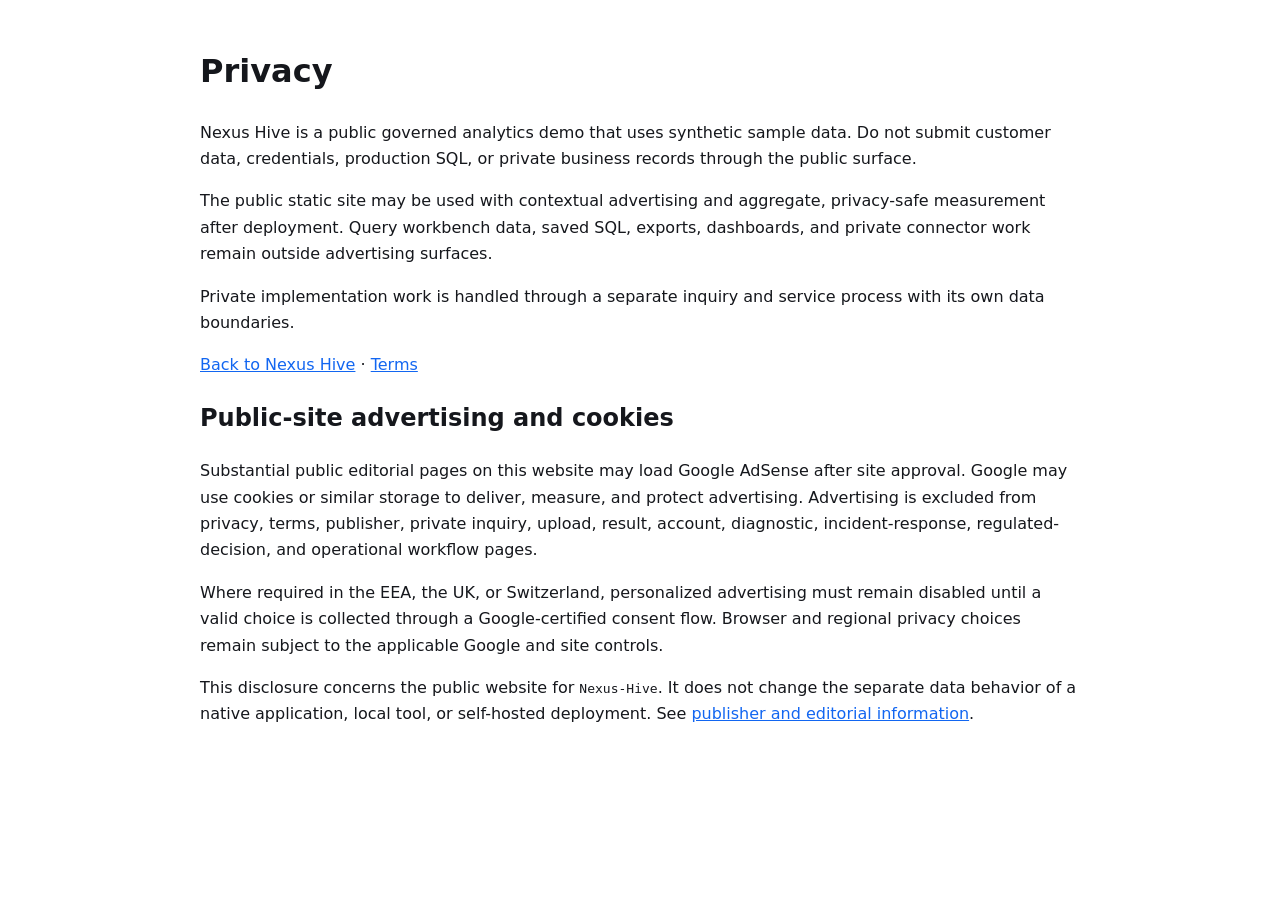
<file: frontend/privacy/index.html>
<!doctype html>
<html lang="en">
<head>
  <meta charset="utf-8" />
  <meta name="viewport" content="width=device-width, initial-scale=1" />
  <title>Privacy | Nexus Hive</title>
  <meta name="description" content="Privacy boundaries for the Nexus Hive synthetic governed analytics demo." />
  <meta name="robots" content="index,follow" />
  <link rel="canonical" href="https://nexus-hive.pages.dev/privacy/" />
  <style>body{font-family:ui-sans-serif,system-ui;max-width:880px;margin:auto;padding:24px;line-height:1.65;color:#15171c}a{color:#1266f1}</style>
  <meta name="google-adsense-account" content="ca-pub-4973160293737562">
</head>
<body>
  <h1>Privacy</h1>
  <p>Nexus Hive is a public governed analytics demo that uses synthetic sample data. Do not submit customer data, credentials, production SQL, or private business records through the public surface.</p>
  <p>The public static site may be used with contextual advertising and aggregate, privacy-safe measurement after deployment. Query workbench data, saved SQL, exports, dashboards, and private connector work remain outside advertising surfaces.</p>
  <p>Private implementation work is handled through a separate inquiry and service process with its own data boundaries.</p>
  <p><a href="/">Back to Nexus Hive</a> · <a href="/terms/">Terms</a></p>
<!-- adsense-privacy-disclosure:start -->
<section id="advertising-and-cookies">
  <h2>Public-site advertising and cookies</h2>
  <p>Substantial public editorial pages on this website may load Google AdSense after site approval. Google may use cookies or similar storage to deliver, measure, and protect advertising. Advertising is excluded from privacy, terms, publisher, private inquiry, upload, result, account, diagnostic, incident-response, regulated-decision, and operational workflow pages.</p>
  <p>Where required in the EEA, the UK, or Switzerland, personalized advertising must remain disabled until a valid choice is collected through a Google-certified consent flow. Browser and regional privacy choices remain subject to the applicable Google and site controls.</p>
  <p>This disclosure concerns the public website for <code>Nexus-Hive</code>. It does not change the separate data behavior of a native application, local tool, or self-hosted deployment. See <a href="/publisher">publisher and editorial information</a>.</p>
</section>
<!-- adsense-privacy-disclosure:end -->
</body>
</html>
</file>
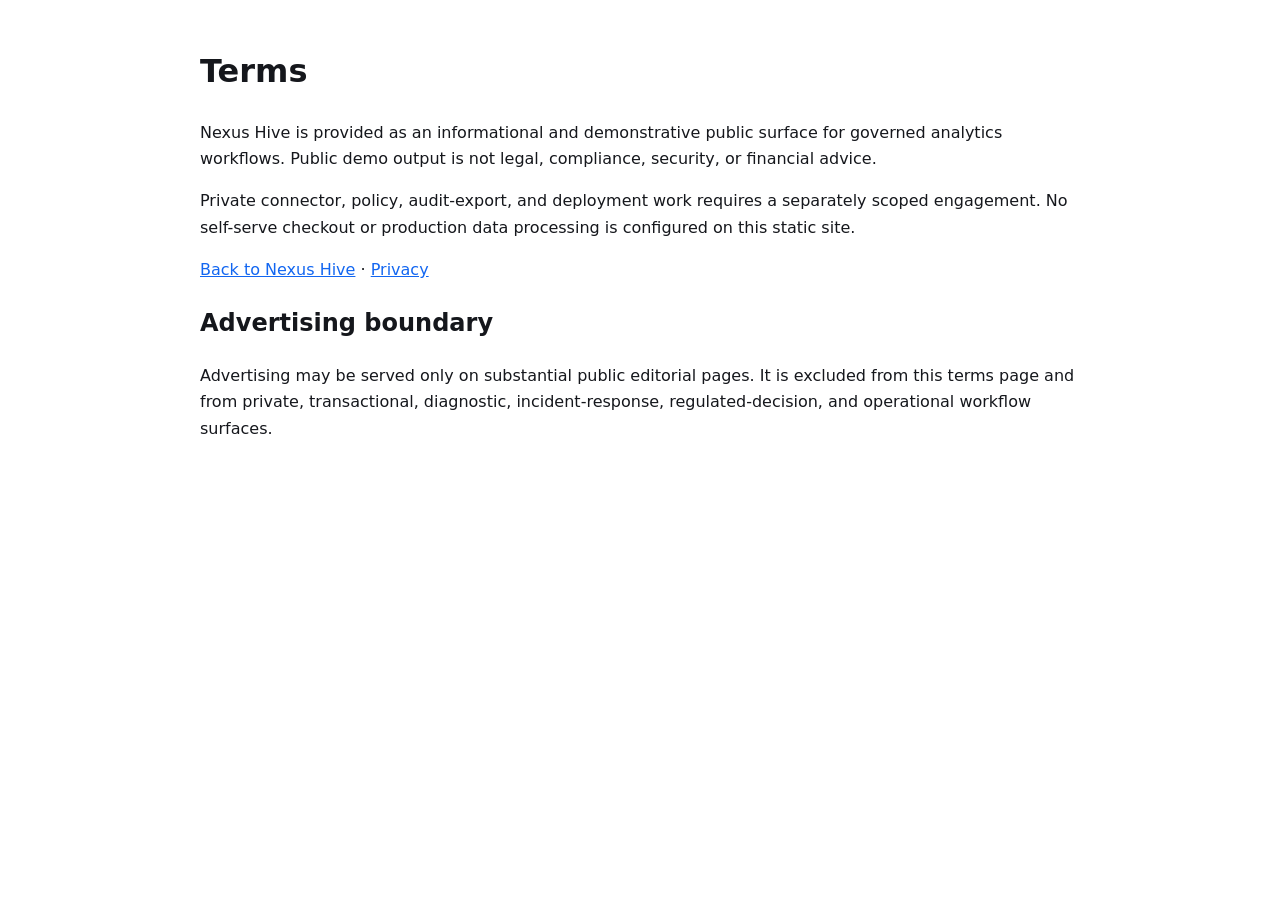
<file: frontend/terms/index.html>
<!doctype html>
<html lang="en">
<head>
  <meta charset="utf-8" />
  <meta name="viewport" content="width=device-width, initial-scale=1" />
  <title>Terms | Nexus Hive</title>
  <meta name="description" content="Terms for the Nexus Hive public governed analytics demo." />
  <meta name="robots" content="index,follow" />
  <link rel="canonical" href="https://nexus-hive.pages.dev/terms/" />
  <style>body{font-family:ui-sans-serif,system-ui;max-width:880px;margin:auto;padding:24px;line-height:1.65;color:#15171c}a{color:#1266f1}</style>
  <meta name="google-adsense-account" content="ca-pub-4973160293737562">
</head>
<body>
  <h1>Terms</h1>
  <p>Nexus Hive is provided as an informational and demonstrative public surface for governed analytics workflows. Public demo output is not legal, compliance, security, or financial advice.</p>
  <p>Private connector, policy, audit-export, and deployment work requires a separately scoped engagement. No self-serve checkout or production data processing is configured on this static site.</p>
  <p><a href="/">Back to Nexus Hive</a> · <a href="/privacy/">Privacy</a></p>
<!-- adsense-privacy-disclosure:start -->
<section id="advertising-boundary">
  <h2>Advertising boundary</h2>
  <p>Advertising may be served only on substantial public editorial pages. It is excluded from this terms page and from private, transactional, diagnostic, incident-response, regulated-decision, and operational workflow surfaces.</p>
</section>
<!-- adsense-privacy-disclosure:end -->
</body>
</html>
</file>
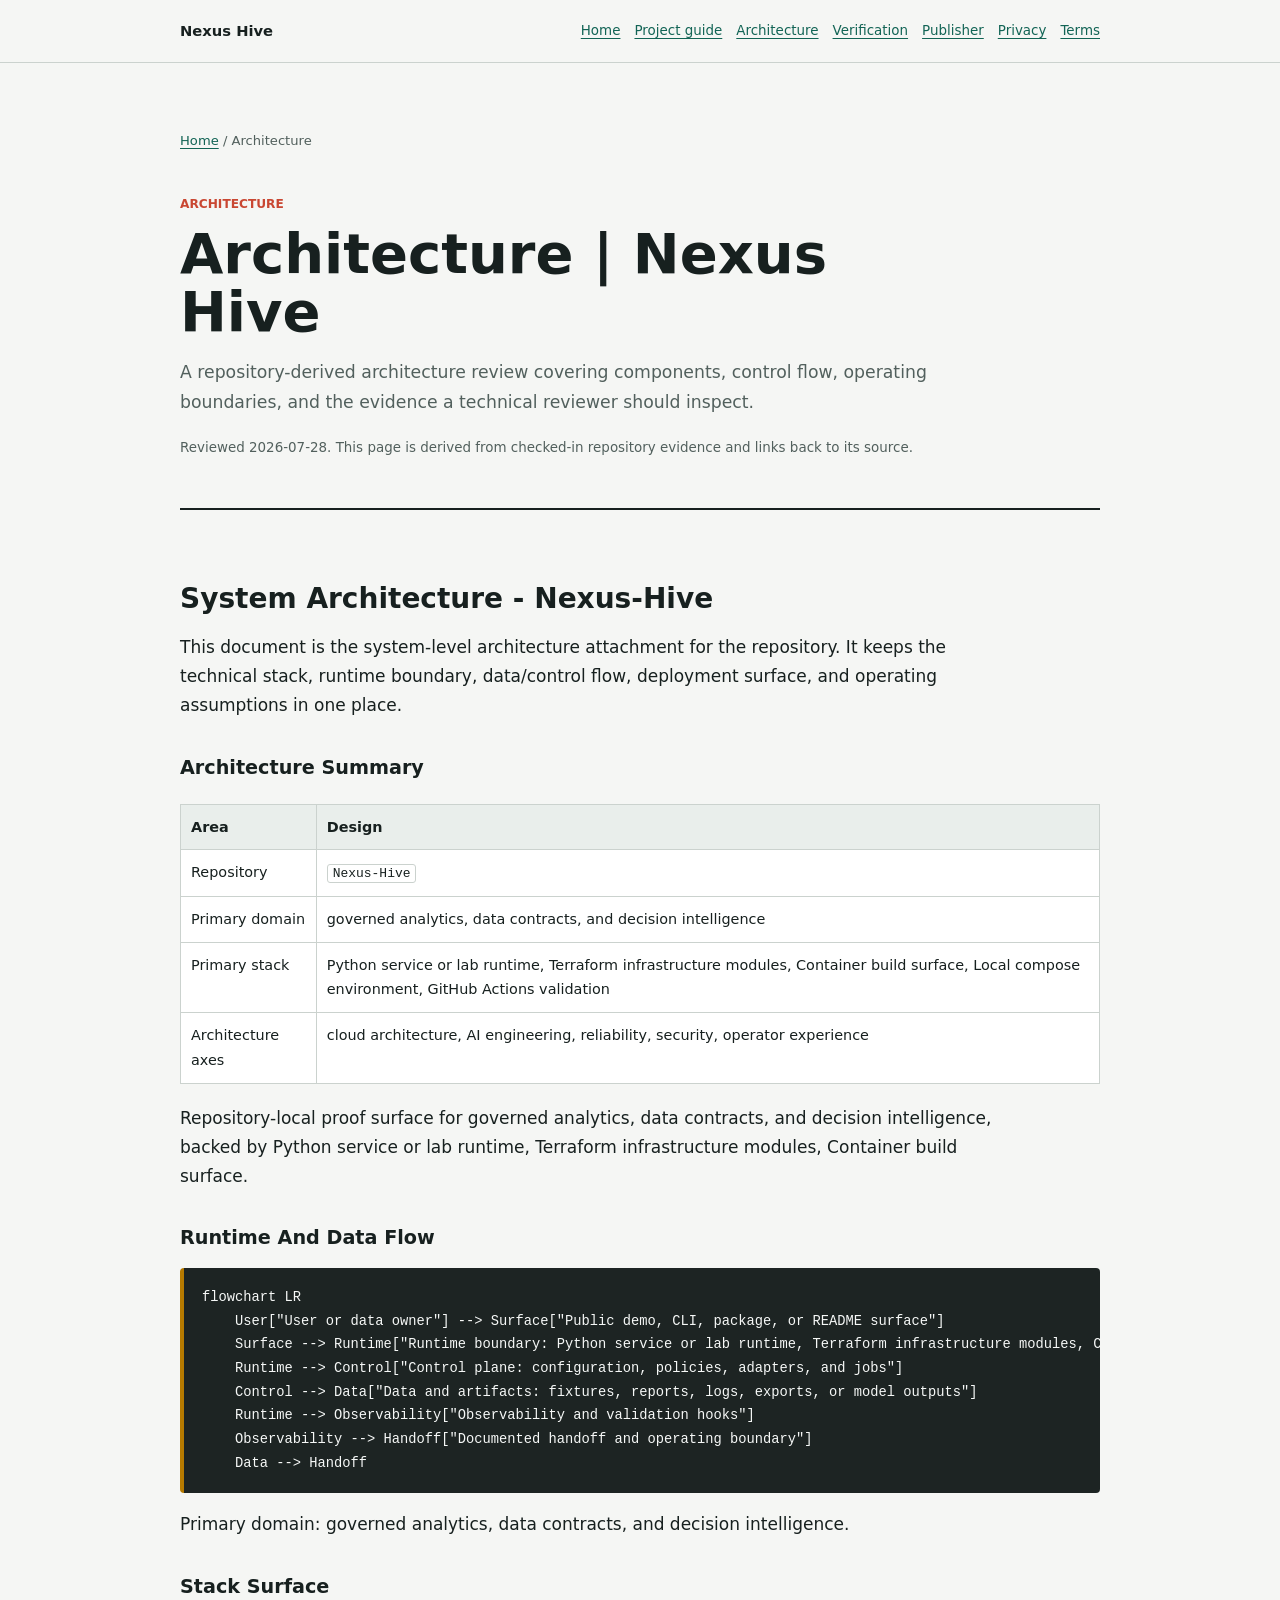
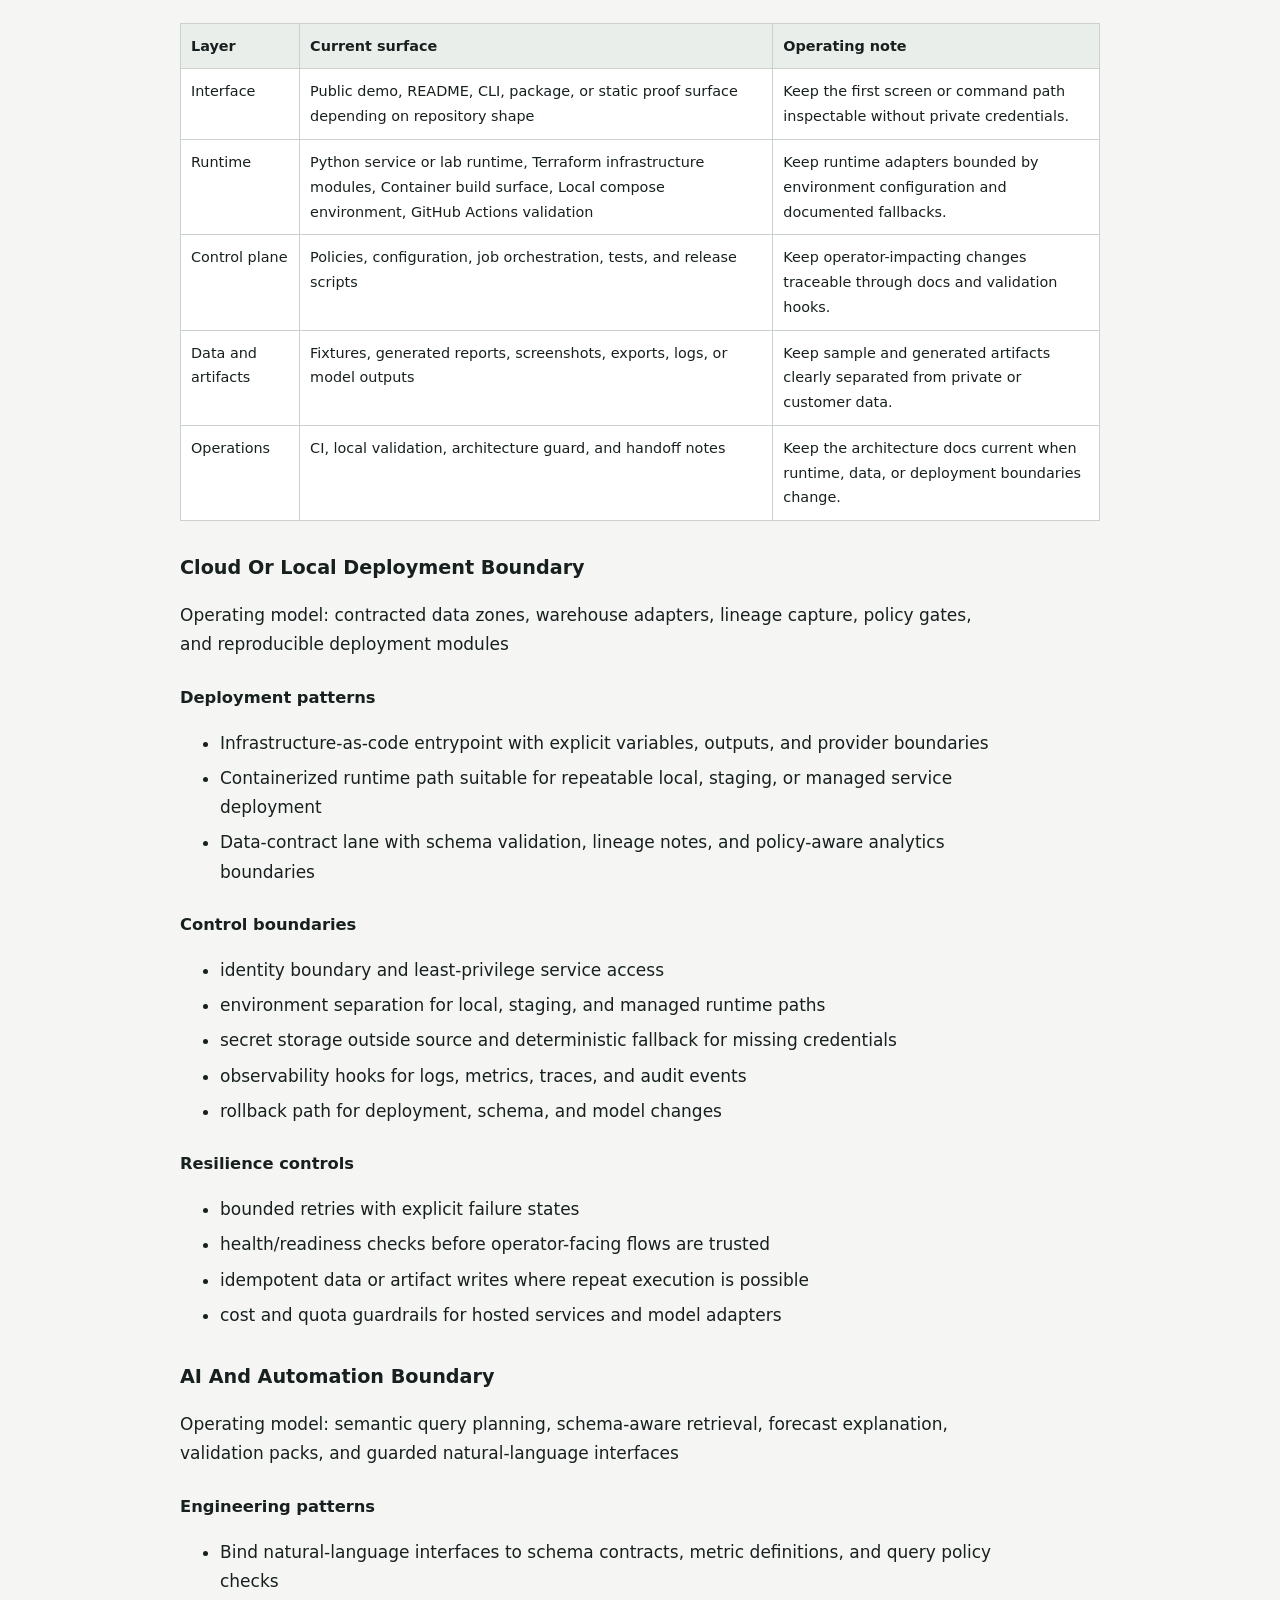
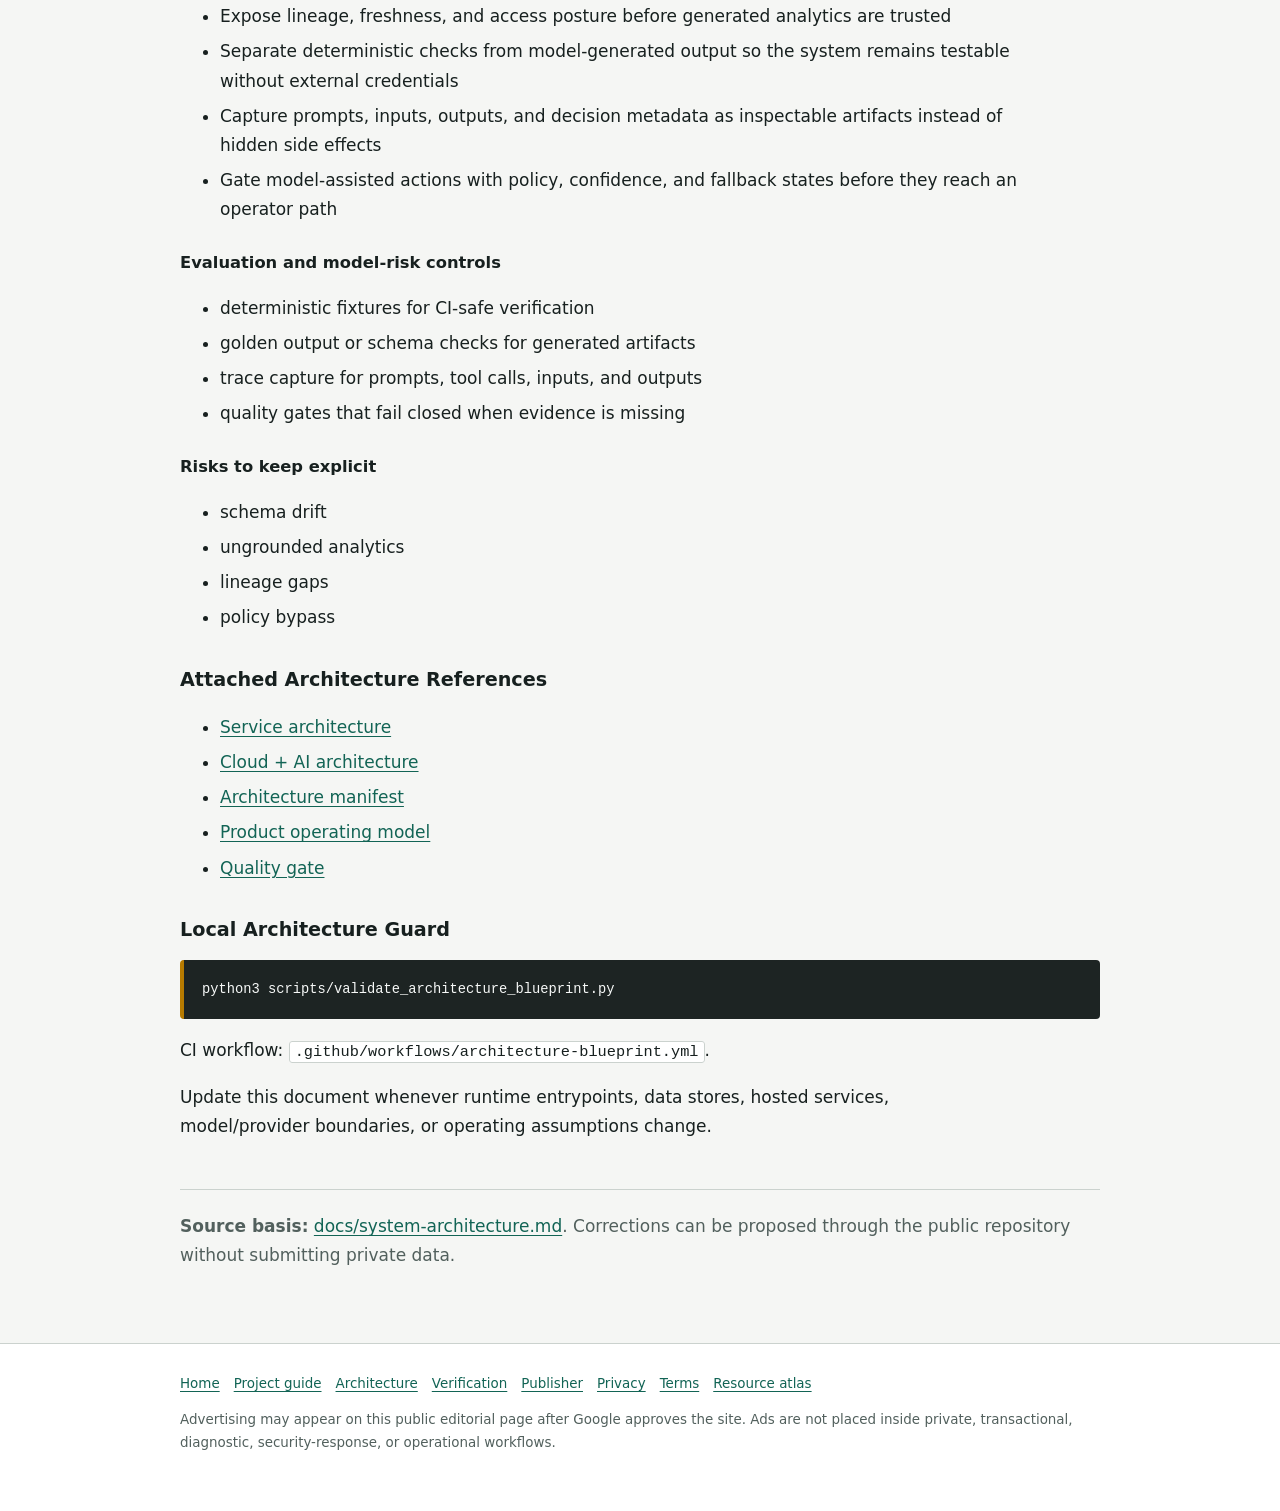
<file: frontend/architecture.html>
<!doctype html>
<html lang="en">
<head>
  <meta charset="utf-8">
  <meta name="viewport" content="width=device-width, initial-scale=1">
  <title>Architecture | Nexus Hive</title>
  <meta name="description" content="Source-backed architecture, boundaries, data flow, and failure handling for Nexus Hive.">
  <meta name="robots" content="index,follow,max-image-preview:large">
  <meta name="google-adsense-account" content="ca-pub-4973160293737562">
  <link rel="canonical" href="https://nexus-hive.pages.dev/architecture">
  <meta property="og:type" content="article">
  <meta property="og:title" content="Architecture | Nexus Hive">
  <meta property="og:description" content="Source-backed architecture, boundaries, data flow, and failure handling for Nexus Hive.">
  <meta property="og:url" content="https://nexus-hive.pages.dev/architecture">
  <script type="application/ld+json">{"@context":"https://schema.org","@type":"TechArticle","headline":"Architecture | Nexus Hive","description":"Source-backed architecture, boundaries, data flow, and failure handling for Nexus Hive.","url":"https://nexus-hive.pages.dev/architecture","dateModified":"2026-07-28","author":{"@type":"Person","name":"Doeon Kim","alternateName":"KIM3310","url":"https://github.com/KIM3310","sameAs":["https://kim3310-doeon-kim-portfolio.pages.dev","https://www.linkedin.com/in/doeon-kim-4742a2388"]},"publisher":{"@type":"Person","name":"Doeon Kim","alternateName":"KIM3310","url":"https://kim3310-doeon-kim-portfolio.pages.dev","sameAs":["https://github.com/KIM3310","https://www.linkedin.com/in/doeon-kim-4742a2388"]},"isAccessibleForFree":true}</script>
  <script async src="https://pagead2.googlesyndication.com/pagead/js/adsbygoogle.js?client=ca-pub-4973160293737562" crossorigin="anonymous"></script>
  <style>
    :root { color-scheme: light; --ink: #17201f; --muted: #52605d; --line: #cbd2ce; --paper: #ffffff; --ground: #f5f6f4; --green: #126455; --coral: #c94732; --gold: #b67a00; }
    * { box-sizing: border-box; }
    html { scroll-behavior: smooth; }
    body { margin: 0; background: var(--ground); color: var(--ink); font: 17px/1.72 Inter, ui-sans-serif, system-ui, -apple-system, BlinkMacSystemFont, "Segoe UI", sans-serif; }
    a { color: var(--green); text-underline-offset: 3px; }
    .site-header { border-bottom: 1px solid var(--line); background: rgba(245, 246, 244, .97); }
    .site-nav, .article-shell, .site-footer-inner { width: min(920px, calc(100% - 32px)); margin: 0 auto; }
    .site-nav { min-height: 62px; display: flex; align-items: center; justify-content: space-between; gap: 20px; }
    .site-nav strong { font-size: .92rem; }
    .nav-links { display: flex; flex-wrap: wrap; gap: 14px; font-size: .84rem; }
    .article-shell { padding: 54px 0 72px; }
    .breadcrumbs { color: var(--muted); font-size: .82rem; }
    .article-intro { padding: 28px 0 36px; border-bottom: 2px solid var(--ink); }
    .kicker { color: var(--coral); font-size: .76rem; font-weight: 800; text-transform: uppercase; }
    h1 { margin: 10px 0 16px; max-width: 18ch; font-size: 3.5rem; line-height: 1.04; letter-spacing: 0; overflow-wrap: anywhere; }
    .lede { max-width: 68ch; color: var(--muted); font-size: 1.08rem; }
    .review-note { margin-top: 18px; color: var(--muted); font-size: .84rem; }
    article { padding-top: 24px; }
    article h2 { margin: 42px 0 12px; padding-top: 6px; font-size: 1.75rem; line-height: 1.2; letter-spacing: 0; }
    article h3 { margin: 30px 0 8px; font-size: 1.2rem; letter-spacing: 0; }
    article h4 { margin: 24px 0 6px; font-size: 1.02rem; letter-spacing: 0; }
    article p, article li { max-width: 76ch; }
    article li + li { margin-top: 6px; }
    pre { max-width: 100%; overflow: auto; border-left: 4px solid var(--gold); background: #1d2423; color: #f6f8f7; padding: 18px; border-radius: 4px; font-size: .86rem; }
    code { overflow-wrap: anywhere; }
    :not(pre) > code { border: 1px solid var(--line); background: var(--paper); padding: 1px 5px; border-radius: 3px; font-size: .9em; }
    .table-scroll { overflow-x: auto; margin: 20px 0; }
    table { width: 100%; border-collapse: collapse; background: var(--paper); font-size: .9rem; }
    th, td { border: 1px solid var(--line); padding: 10px; text-align: left; vertical-align: top; }
    th { background: #e9eeeb; }
    .boundary-note { margin: 30px 0 4px; border-left: 4px solid var(--coral); background: var(--paper); padding: 18px; }
    .source-basis { margin-top: 48px; border-top: 1px solid var(--line); padding-top: 22px; color: var(--muted); }
    .site-footer { border-top: 1px solid var(--line); background: var(--paper); }
    .site-footer-inner { padding: 28px 0 44px; color: var(--muted); font-size: .84rem; }
    .site-footer-links { display: flex; flex-wrap: wrap; gap: 14px; margin-bottom: 12px; }
    @media (max-width: 720px) {
      .site-nav { align-items: flex-start; flex-direction: column; padding: 14px 0; }
      .article-shell { padding-top: 32px; }
      h1 { font-size: 2.35rem; }
    }
  </style>
</head>
<body data-ad-surface="editorial">
  <header class="site-header">
    <nav class="site-nav" aria-label="Primary">
      <strong>Nexus Hive</strong>
      <div class="nav-links"><a href="/">Home</a><a href="/guide">Project guide</a><a href="/architecture">Architecture</a><a href="/verification">Verification</a><a href="/publisher">Publisher</a><a href="/privacy/">Privacy</a><a href="/terms/">Terms</a></div>
    </nav>
  </header>
  <main class="article-shell">
    <p class="breadcrumbs"><a href="/">Home</a> / Architecture</p>
    <header class="article-intro">
      <div class="kicker">Architecture</div>
      <h1>Architecture | Nexus Hive</h1>
      <p class="lede">A repository-derived architecture review covering components, control flow, operating boundaries, and the evidence a technical reviewer should inspect.</p>
      <p class="review-note">Reviewed 2026-07-28. This page is derived from checked-in repository evidence and links back to its source.</p>
    </header>

    <article><h2>System Architecture - Nexus-Hive</h2>
<p>This document is the system-level architecture attachment for the repository. It keeps the technical stack, runtime boundary, data/control flow, deployment surface, and operating assumptions in one place.</p>
<h3>Architecture Summary</h3>
<div class="table-scroll"><table><thead><tr><th>Area</th><th>Design</th></tr></thead><tbody><tr><td>Repository</td><td><code>Nexus-Hive</code></td></tr><tr><td>Primary domain</td><td>governed analytics, data contracts, and decision intelligence</td></tr><tr><td>Primary stack</td><td>Python service or lab runtime, Terraform infrastructure modules, Container build surface, Local compose environment, GitHub Actions validation</td></tr><tr><td>Architecture axes</td><td>cloud architecture, AI engineering, reliability, security, operator experience</td></tr></tbody></table></div>
<p>Repository-local proof surface for governed analytics, data contracts, and decision intelligence, backed by Python service or lab runtime, Terraform infrastructure modules, Container build surface.</p>
<h3>Runtime And Data Flow</h3>
<pre><code>flowchart LR
    User[&quot;User or data owner&quot;] --&gt; Surface[&quot;Public demo, CLI, package, or README surface&quot;]
    Surface --&gt; Runtime[&quot;Runtime boundary: Python service or lab runtime, Terraform infrastructure modules, Container build surface, Local compose environment, GitHub Actions validation&quot;]
    Runtime --&gt; Control[&quot;Control plane: configuration, policies, adapters, and jobs&quot;]
    Control --&gt; Data[&quot;Data and artifacts: fixtures, reports, logs, exports, or model outputs&quot;]
    Runtime --&gt; Observability[&quot;Observability and validation hooks&quot;]
    Observability --&gt; Handoff[&quot;Documented handoff and operating boundary&quot;]
    Data --&gt; Handoff</code></pre>
<p>Primary domain: governed analytics, data contracts, and decision intelligence.</p>
<h3>Stack Surface</h3>
<div class="table-scroll"><table><thead><tr><th>Layer</th><th>Current surface</th><th>Operating note</th></tr></thead><tbody><tr><td>Interface</td><td>Public demo, README, CLI, package, or static proof surface depending on repository shape</td><td>Keep the first screen or command path inspectable without private credentials.</td></tr><tr><td>Runtime</td><td>Python service or lab runtime, Terraform infrastructure modules, Container build surface, Local compose environment, GitHub Actions validation</td><td>Keep runtime adapters bounded by environment configuration and documented fallbacks.</td></tr><tr><td>Control plane</td><td>Policies, configuration, job orchestration, tests, and release scripts</td><td>Keep operator-impacting changes traceable through docs and validation hooks.</td></tr><tr><td>Data and artifacts</td><td>Fixtures, generated reports, screenshots, exports, logs, or model outputs</td><td>Keep sample and generated artifacts clearly separated from private or customer data.</td></tr><tr><td>Operations</td><td>CI, local validation, architecture guard, and handoff notes</td><td>Keep the architecture docs current when runtime, data, or deployment boundaries change.</td></tr></tbody></table></div>
<h3>Cloud Or Local Deployment Boundary</h3>
<p>Operating model: contracted data zones, warehouse adapters, lineage capture, policy gates, and reproducible deployment modules</p>
<h4>Deployment patterns</h4>
<ul><li>Infrastructure-as-code entrypoint with explicit variables, outputs, and provider boundaries</li><li>Containerized runtime path suitable for repeatable local, staging, or managed service deployment</li><li>Data-contract lane with schema validation, lineage notes, and policy-aware analytics boundaries</li></ul>
<h4>Control boundaries</h4>
<ul><li>identity boundary and least-privilege service access</li><li>environment separation for local, staging, and managed runtime paths</li><li>secret storage outside source and deterministic fallback for missing credentials</li><li>observability hooks for logs, metrics, traces, and audit events</li><li>rollback path for deployment, schema, and model changes</li></ul>
<h4>Resilience controls</h4>
<ul><li>bounded retries with explicit failure states</li><li>health/readiness checks before operator-facing flows are trusted</li><li>idempotent data or artifact writes where repeat execution is possible</li><li>cost and quota guardrails for hosted services and model adapters</li></ul>
<h3>AI And Automation Boundary</h3>
<p>Operating model: semantic query planning, schema-aware retrieval, forecast explanation, validation packs, and guarded natural-language interfaces</p>
<h4>Engineering patterns</h4>
<ul><li>Bind natural-language interfaces to schema contracts, metric definitions, and query policy checks</li><li>Expose lineage, freshness, and access posture before generated analytics are trusted</li><li>Separate deterministic checks from model-generated output so the system remains testable without external credentials</li><li>Capture prompts, inputs, outputs, and decision metadata as inspectable artifacts instead of hidden side effects</li><li>Gate model-assisted actions with policy, confidence, and fallback states before they reach an operator path</li></ul>
<h4>Evaluation and model-risk controls</h4>
<ul><li>deterministic fixtures for CI-safe verification</li><li>golden output or schema checks for generated artifacts</li><li>trace capture for prompts, tool calls, inputs, and outputs</li><li>quality gates that fail closed when evidence is missing</li></ul>
<h4>Risks to keep explicit</h4>
<ul><li>schema drift</li><li>ungrounded analytics</li><li>lineage gaps</li><li>policy bypass</li></ul>
<h3>Attached Architecture References</h3>
<ul><li><a href="https://github.com/KIM3310/Nexus-Hive/blob/main/docs/service-architecture.md" rel="noopener">Service architecture</a></li><li><a href="https://github.com/KIM3310/Nexus-Hive/blob/main/docs/cloud-ai-architecture.md" rel="noopener">Cloud + AI architecture</a></li><li><a href="https://github.com/KIM3310/Nexus-Hive/blob/main/docs/architecture/blueprint.json" rel="noopener">Architecture manifest</a></li><li><a href="https://github.com/KIM3310/Nexus-Hive/blob/main/docs/product-operating-model.md" rel="noopener">Product operating model</a></li><li><a href="https://github.com/KIM3310/Nexus-Hive/blob/main/docs/quality-gate.md" rel="noopener">Quality gate</a></li></ul>
<h3>Local Architecture Guard</h3>
<pre><code>python3 scripts/validate_architecture_blueprint.py</code></pre>
<p>CI workflow: <code>.github/workflows/architecture-blueprint.yml</code>.</p>
<p>Update this document whenever runtime entrypoints, data stores, hosted services, model/provider boundaries, or operating assumptions change.</p></article>
    <aside class="source-basis">
      <strong>Source basis:</strong> <a href="https://github.com/KIM3310/Nexus-Hive/blob/main/docs/system-architecture.md" rel="noopener">docs/system-architecture.md</a>. Corrections can be proposed through the public repository without submitting private data.
    </aside>
  </main>
  <footer class="site-footer">
    <div class="site-footer-inner">
      <div class="site-footer-links"><a href="/">Home</a><a href="/guide">Project guide</a><a href="/architecture">Architecture</a><a href="/verification">Verification</a><a href="/publisher">Publisher</a><a href="/privacy/">Privacy</a><a href="/terms/">Terms</a><a href="https://kim3310-doeon-kim-portfolio.pages.dev/">Resource atlas</a></div>
      <p>Advertising may appear on this public editorial page after Google approves the site. Ads are not placed inside private, transactional, diagnostic, security-response, or operational workflows.</p>
    </div>
  </footer>
</body>
</html>
</file>
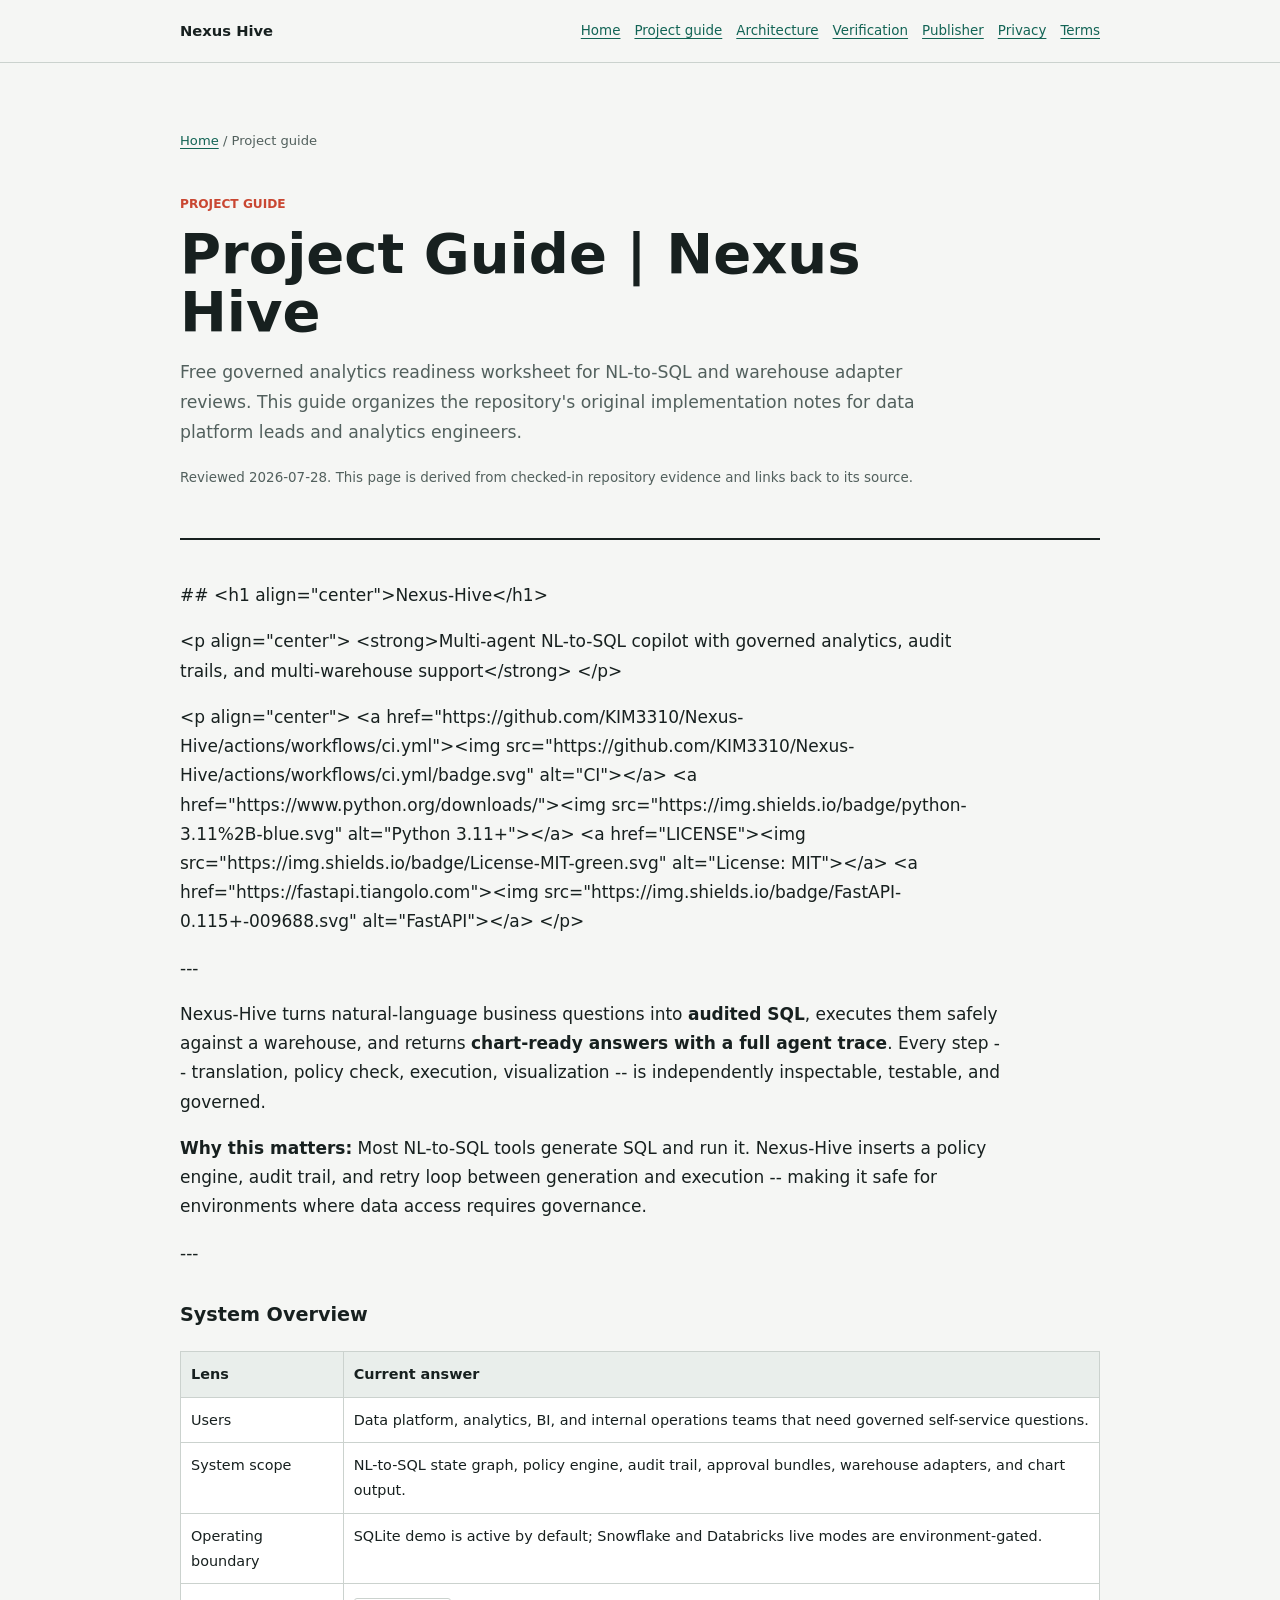
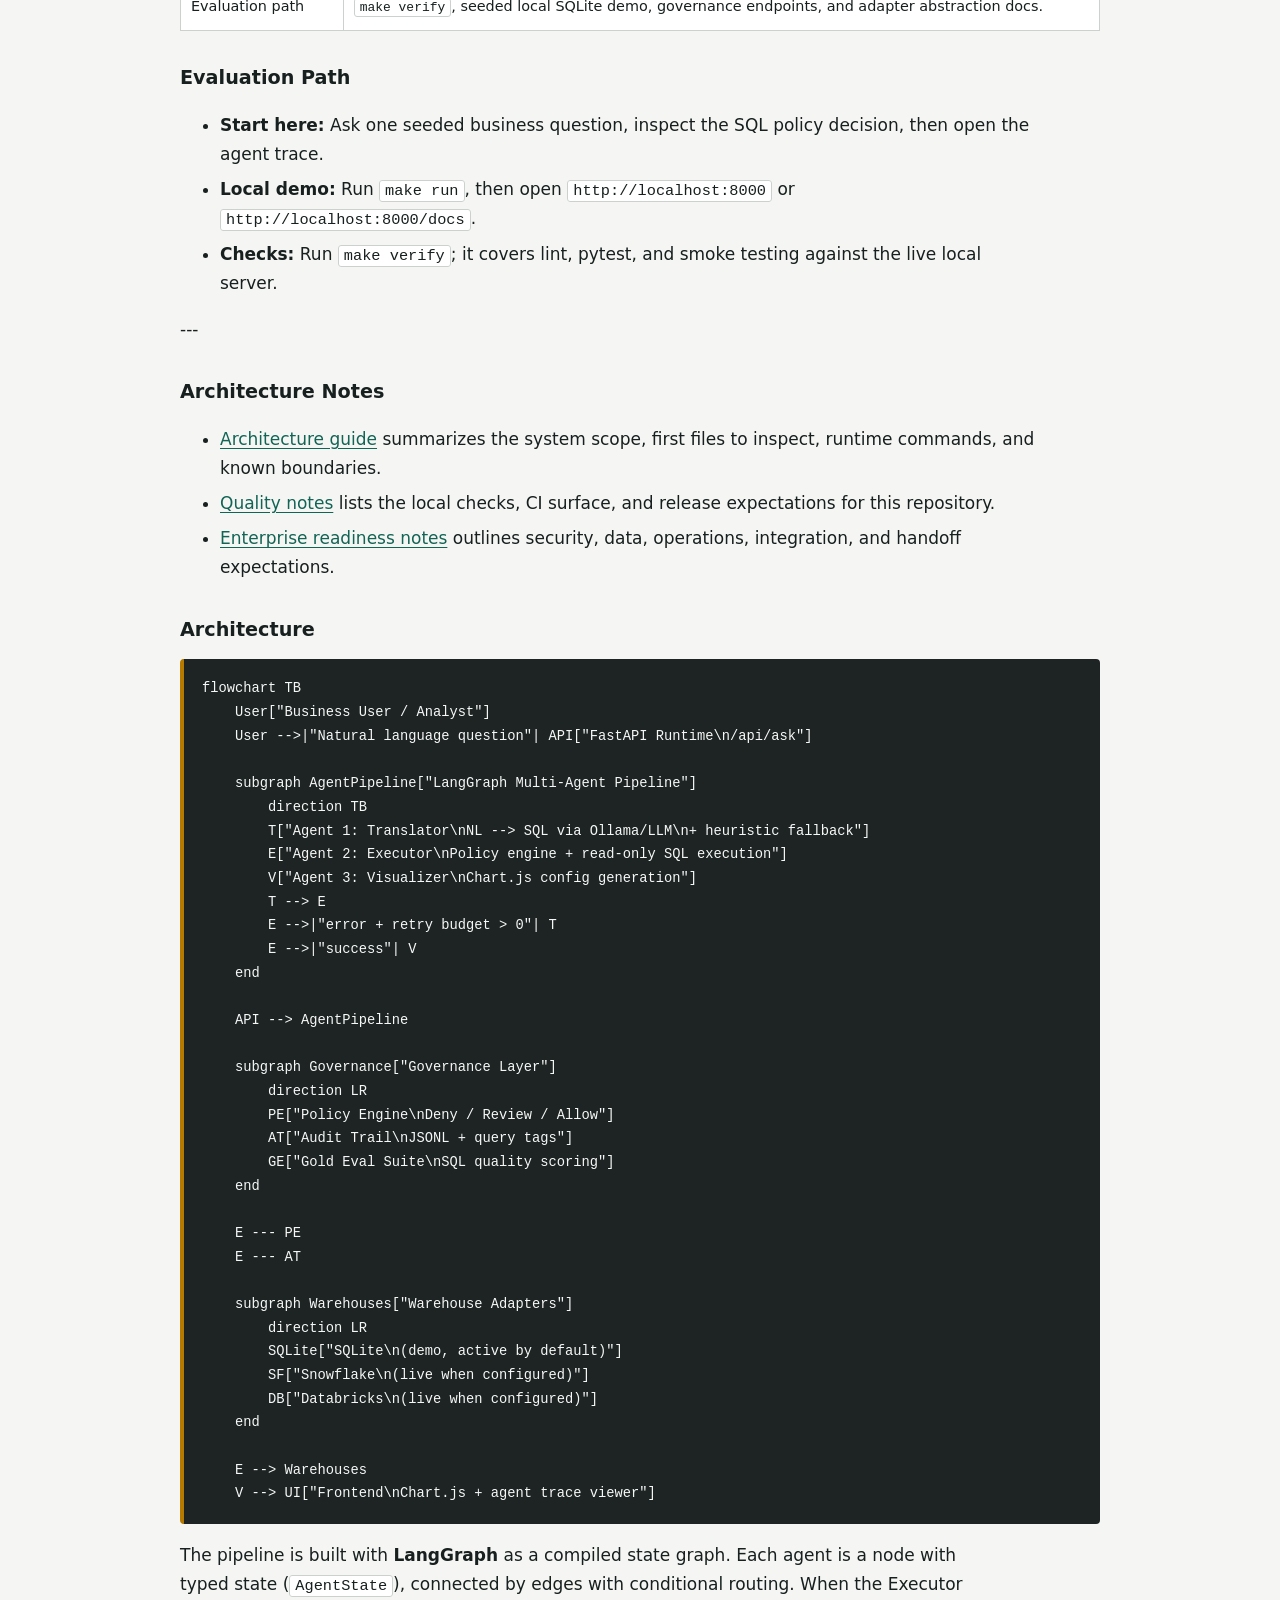
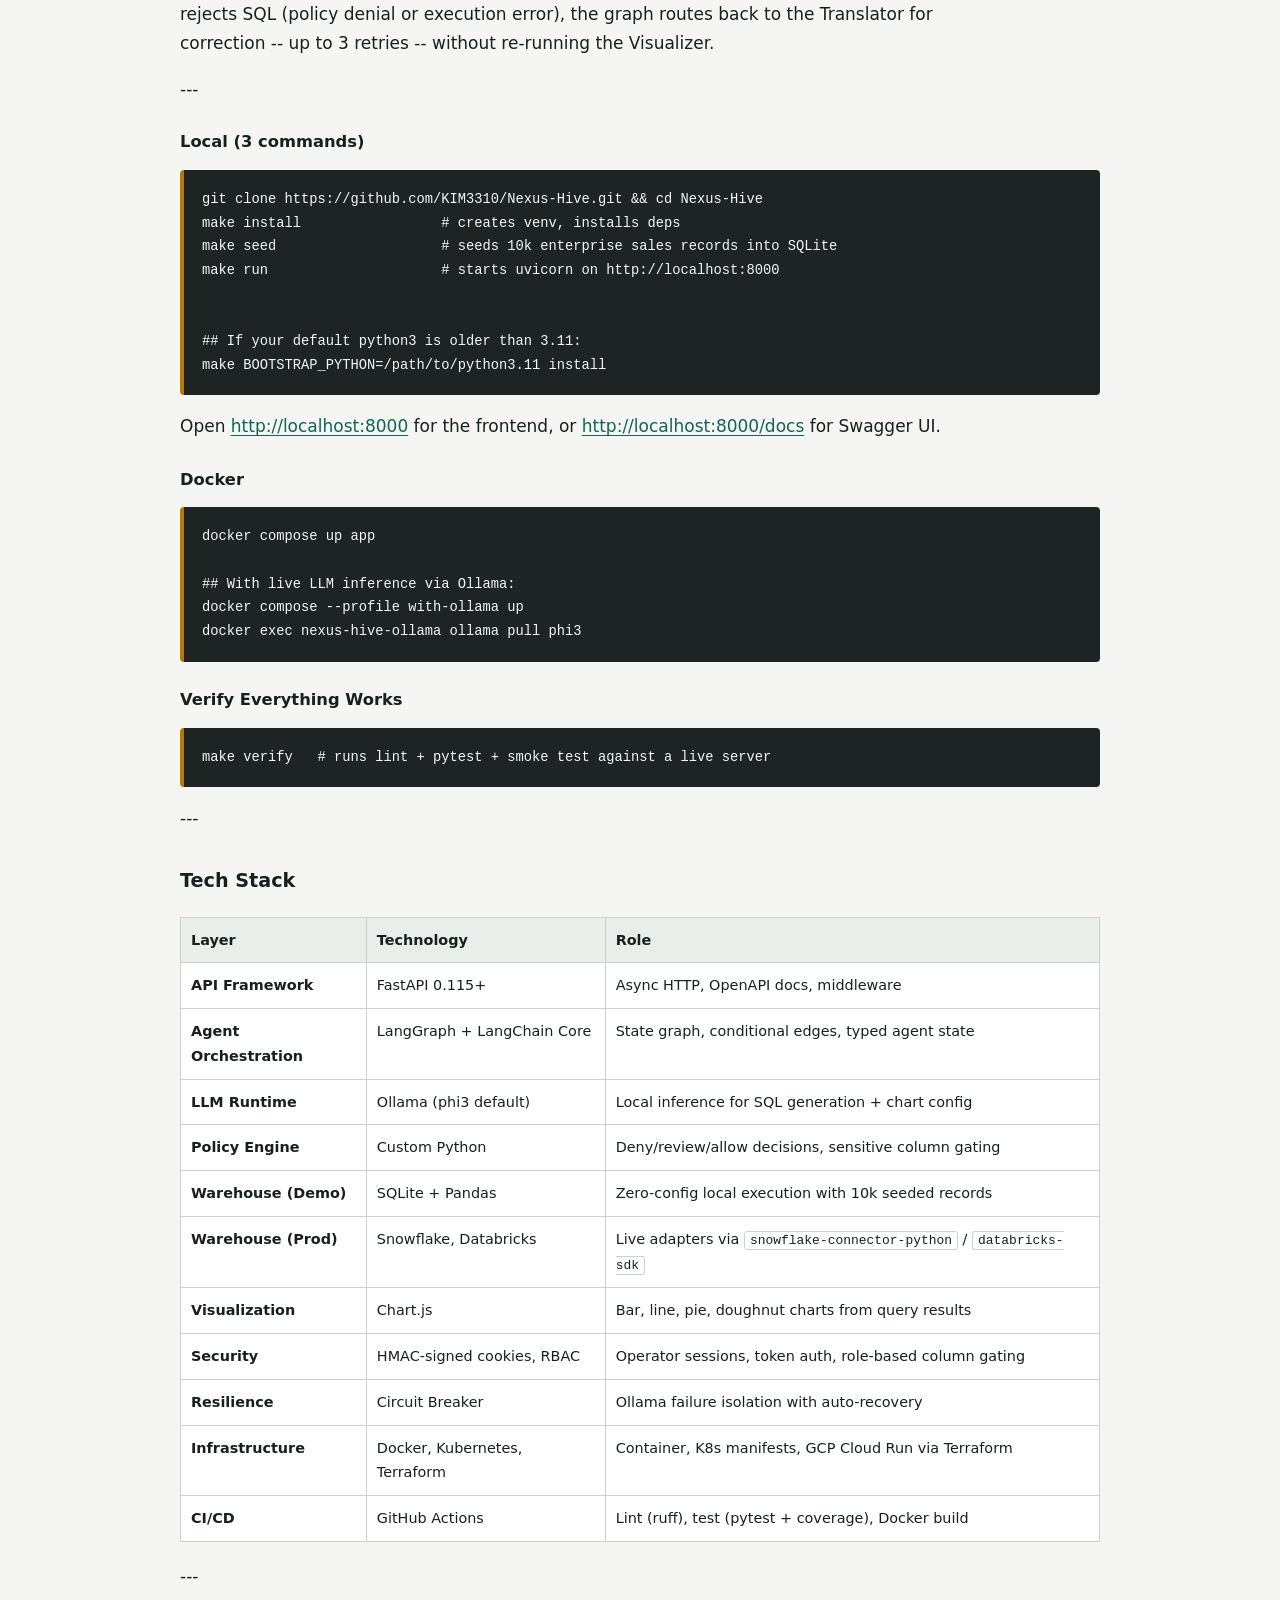
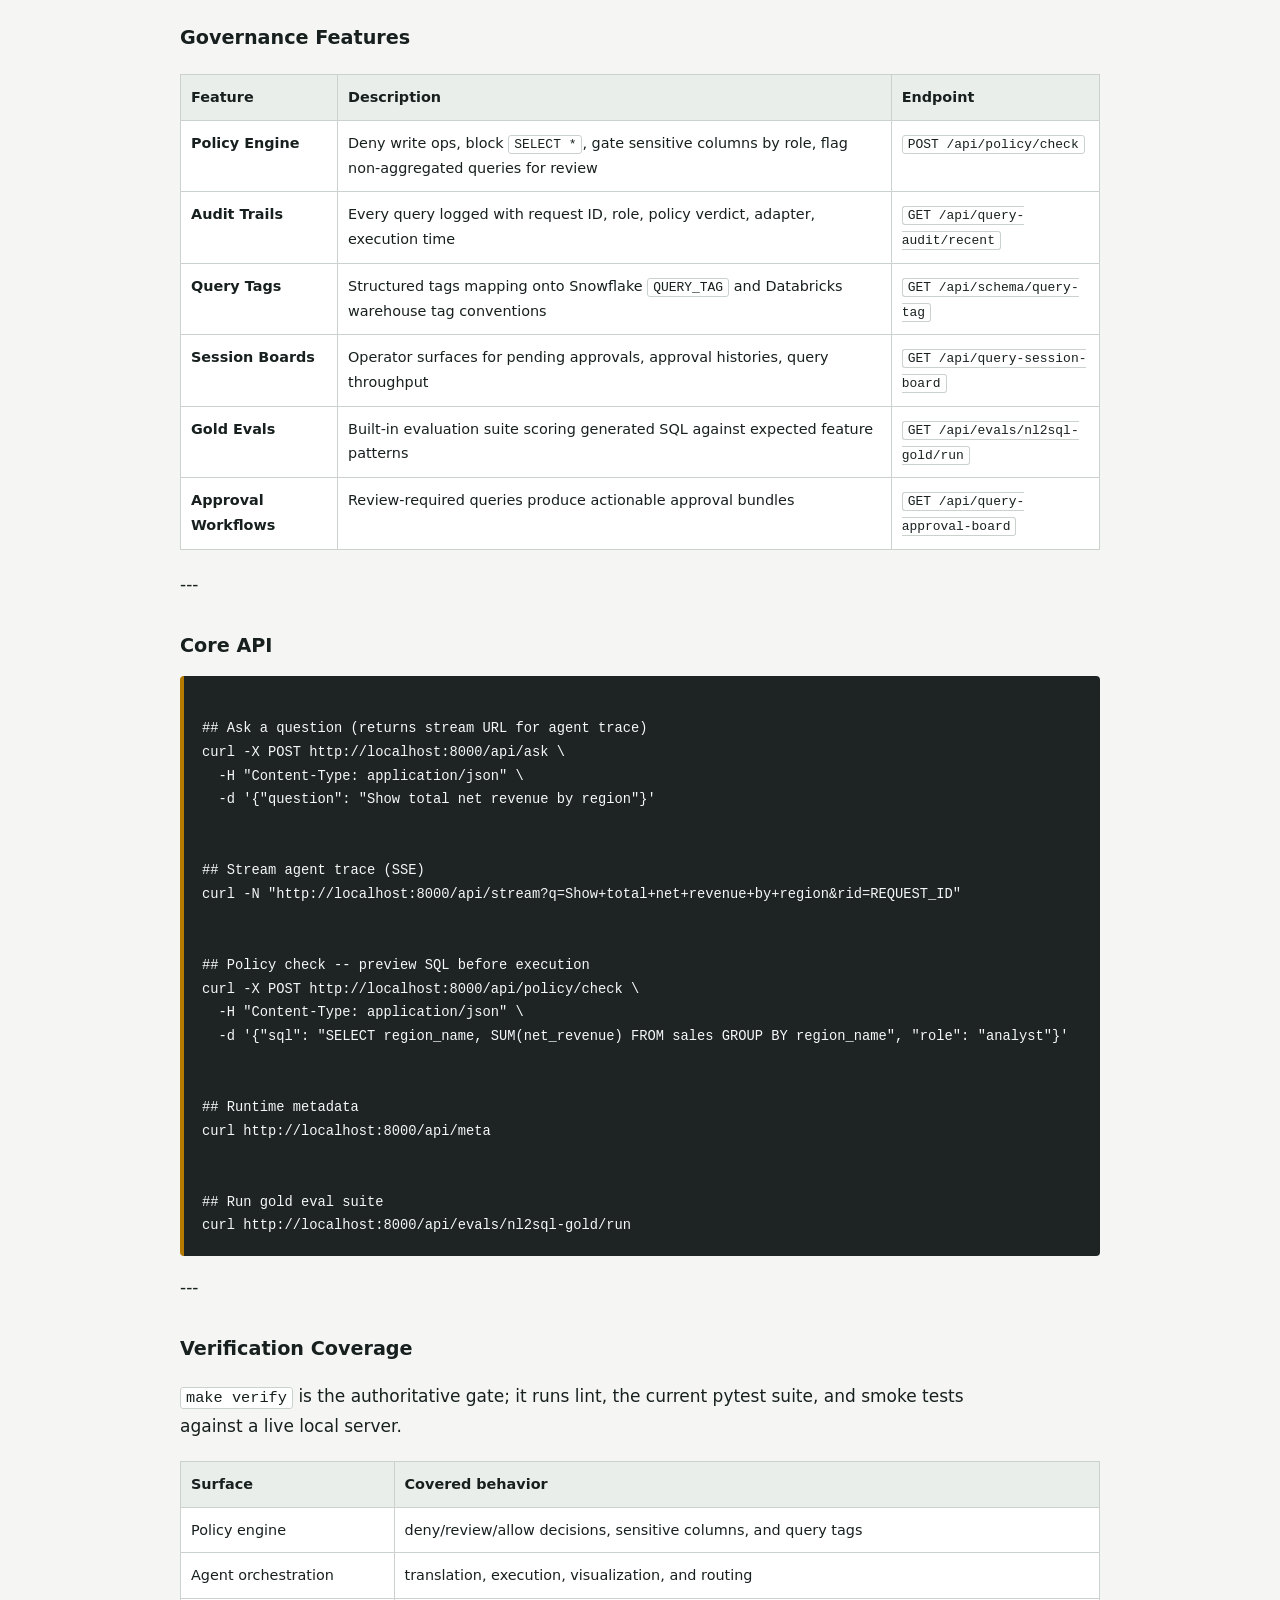
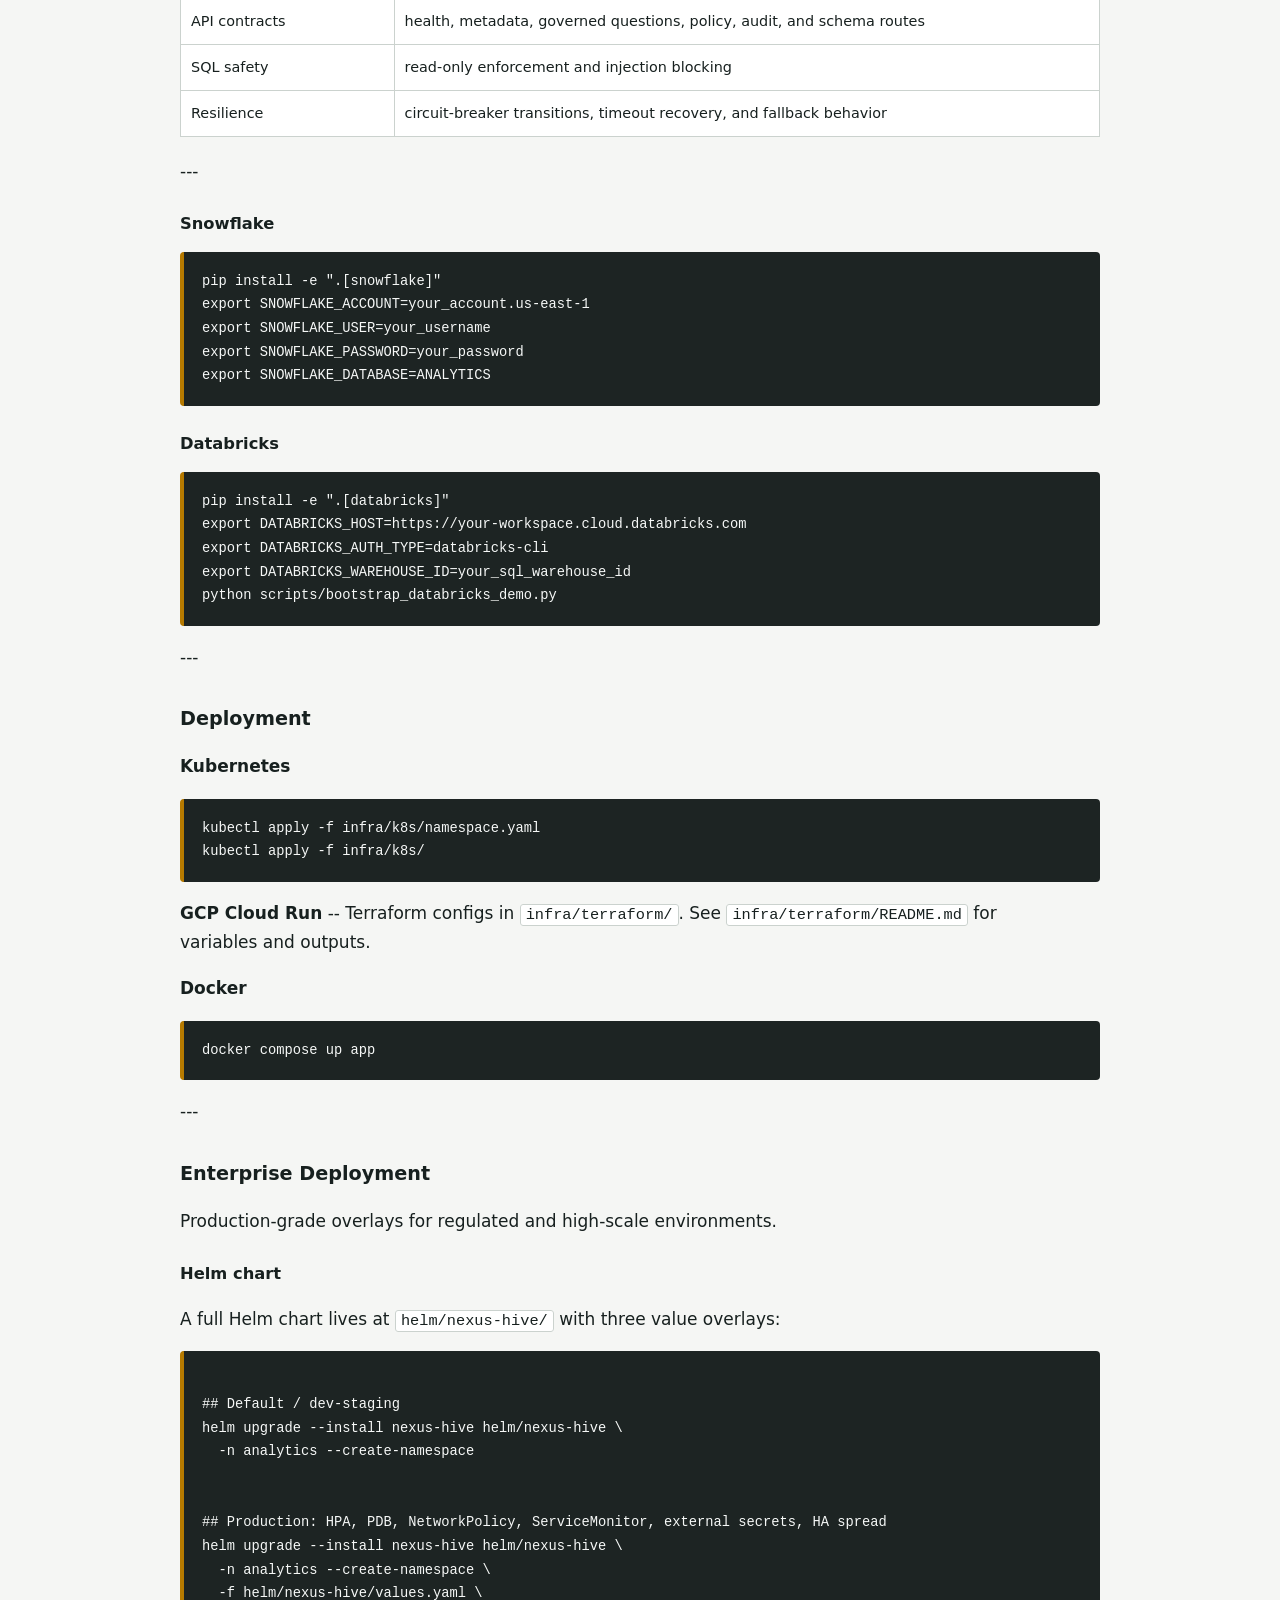
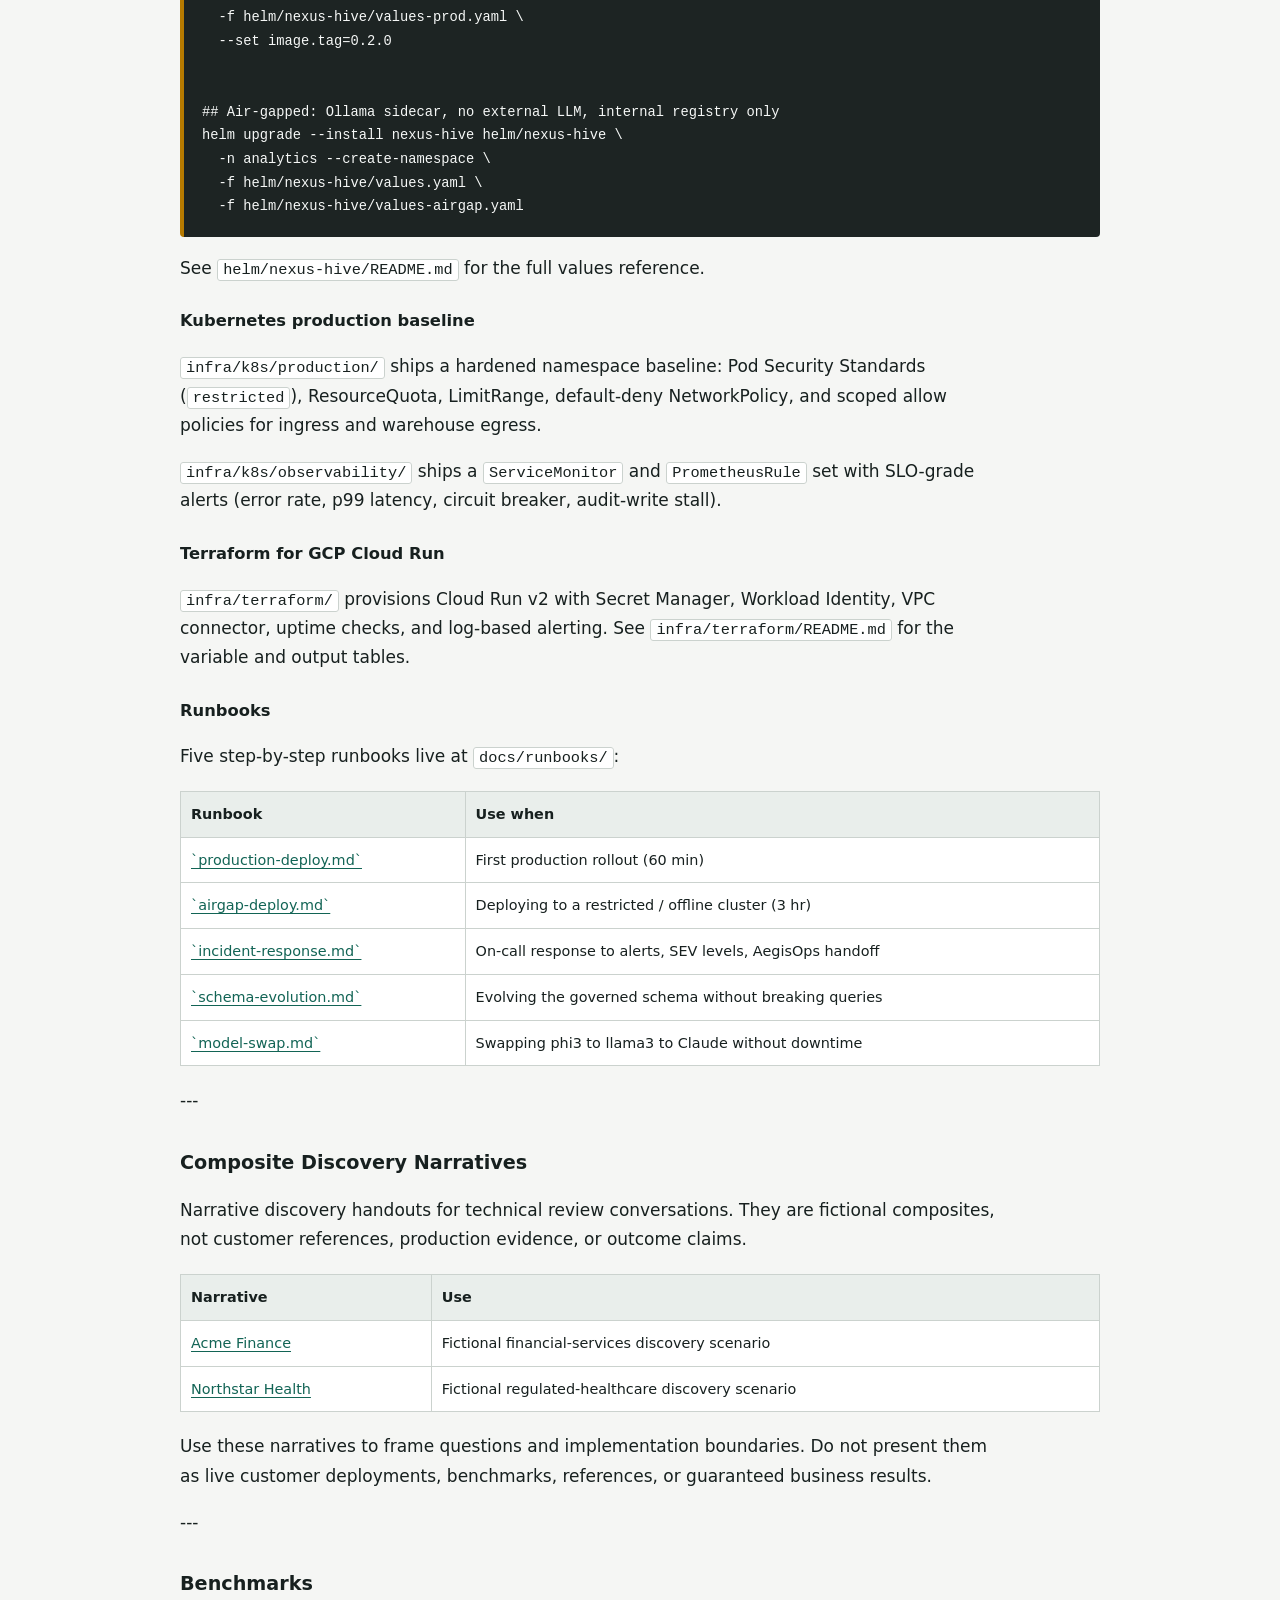
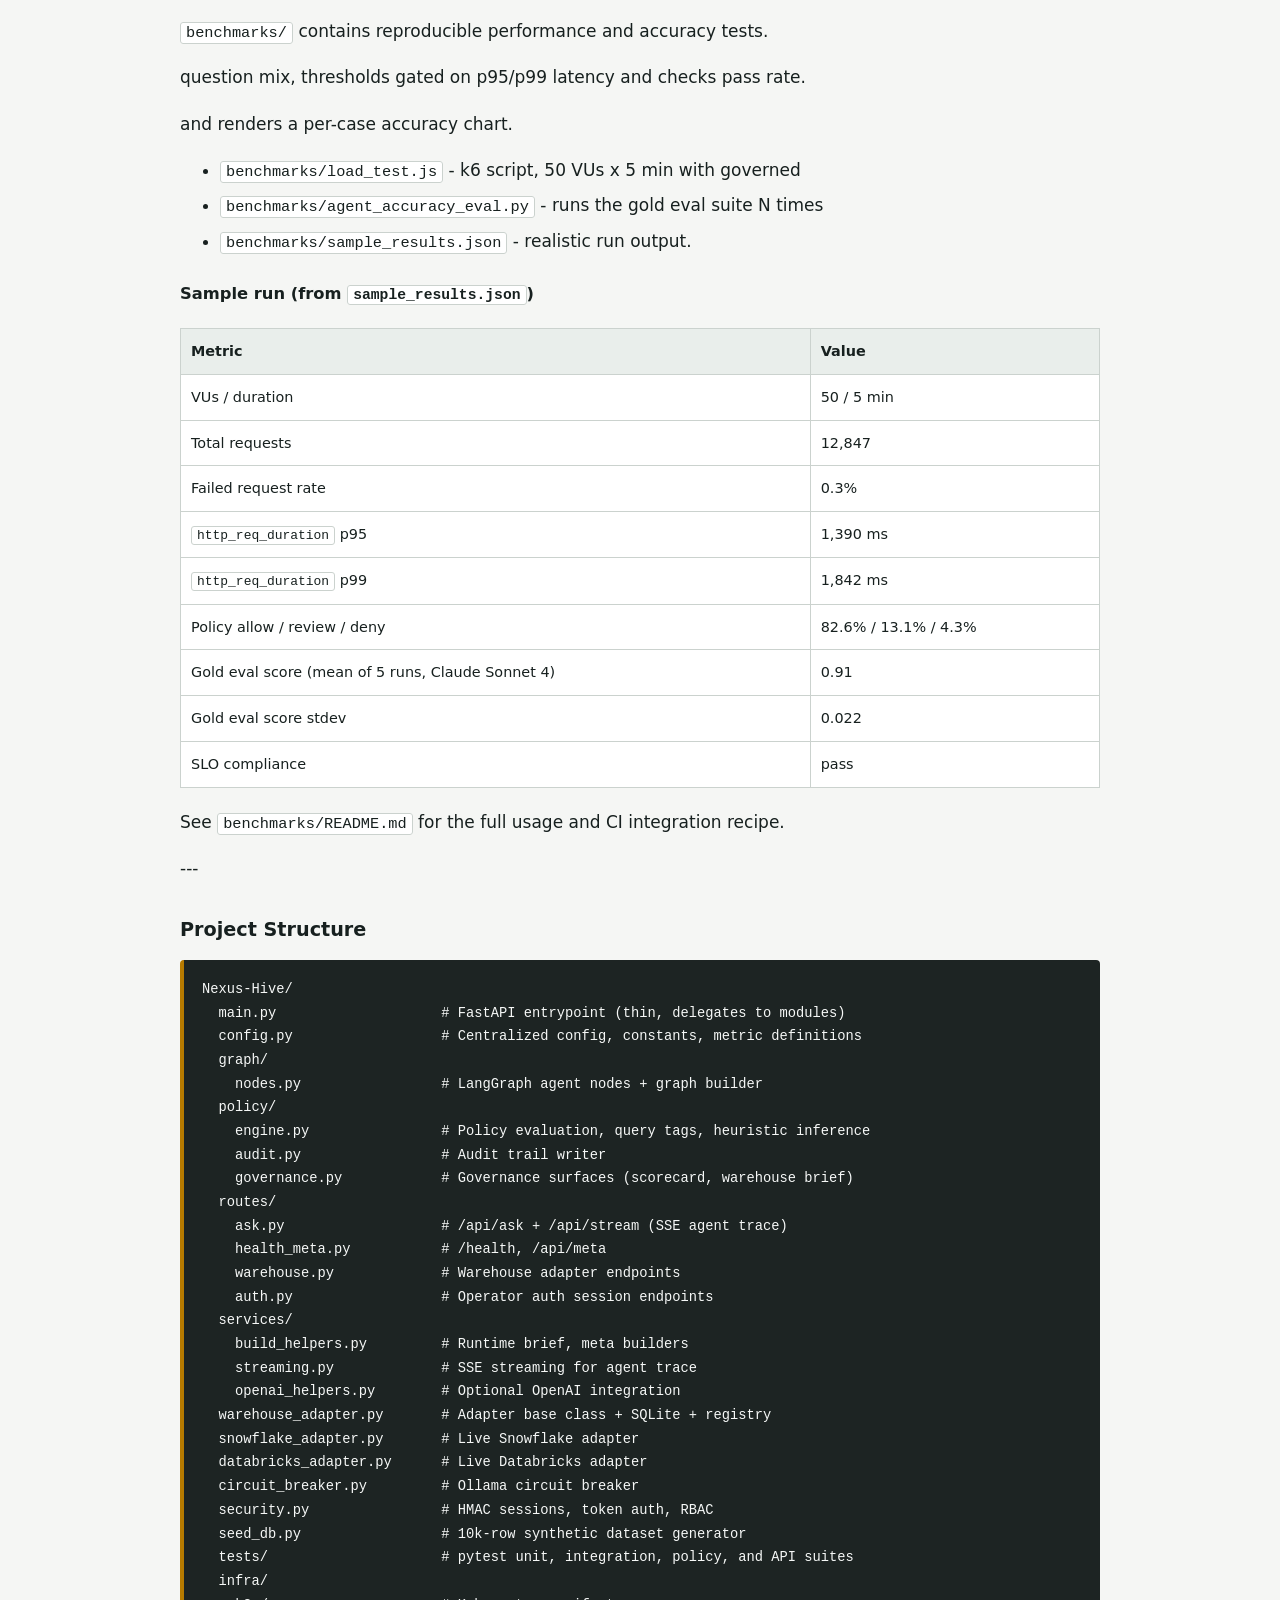
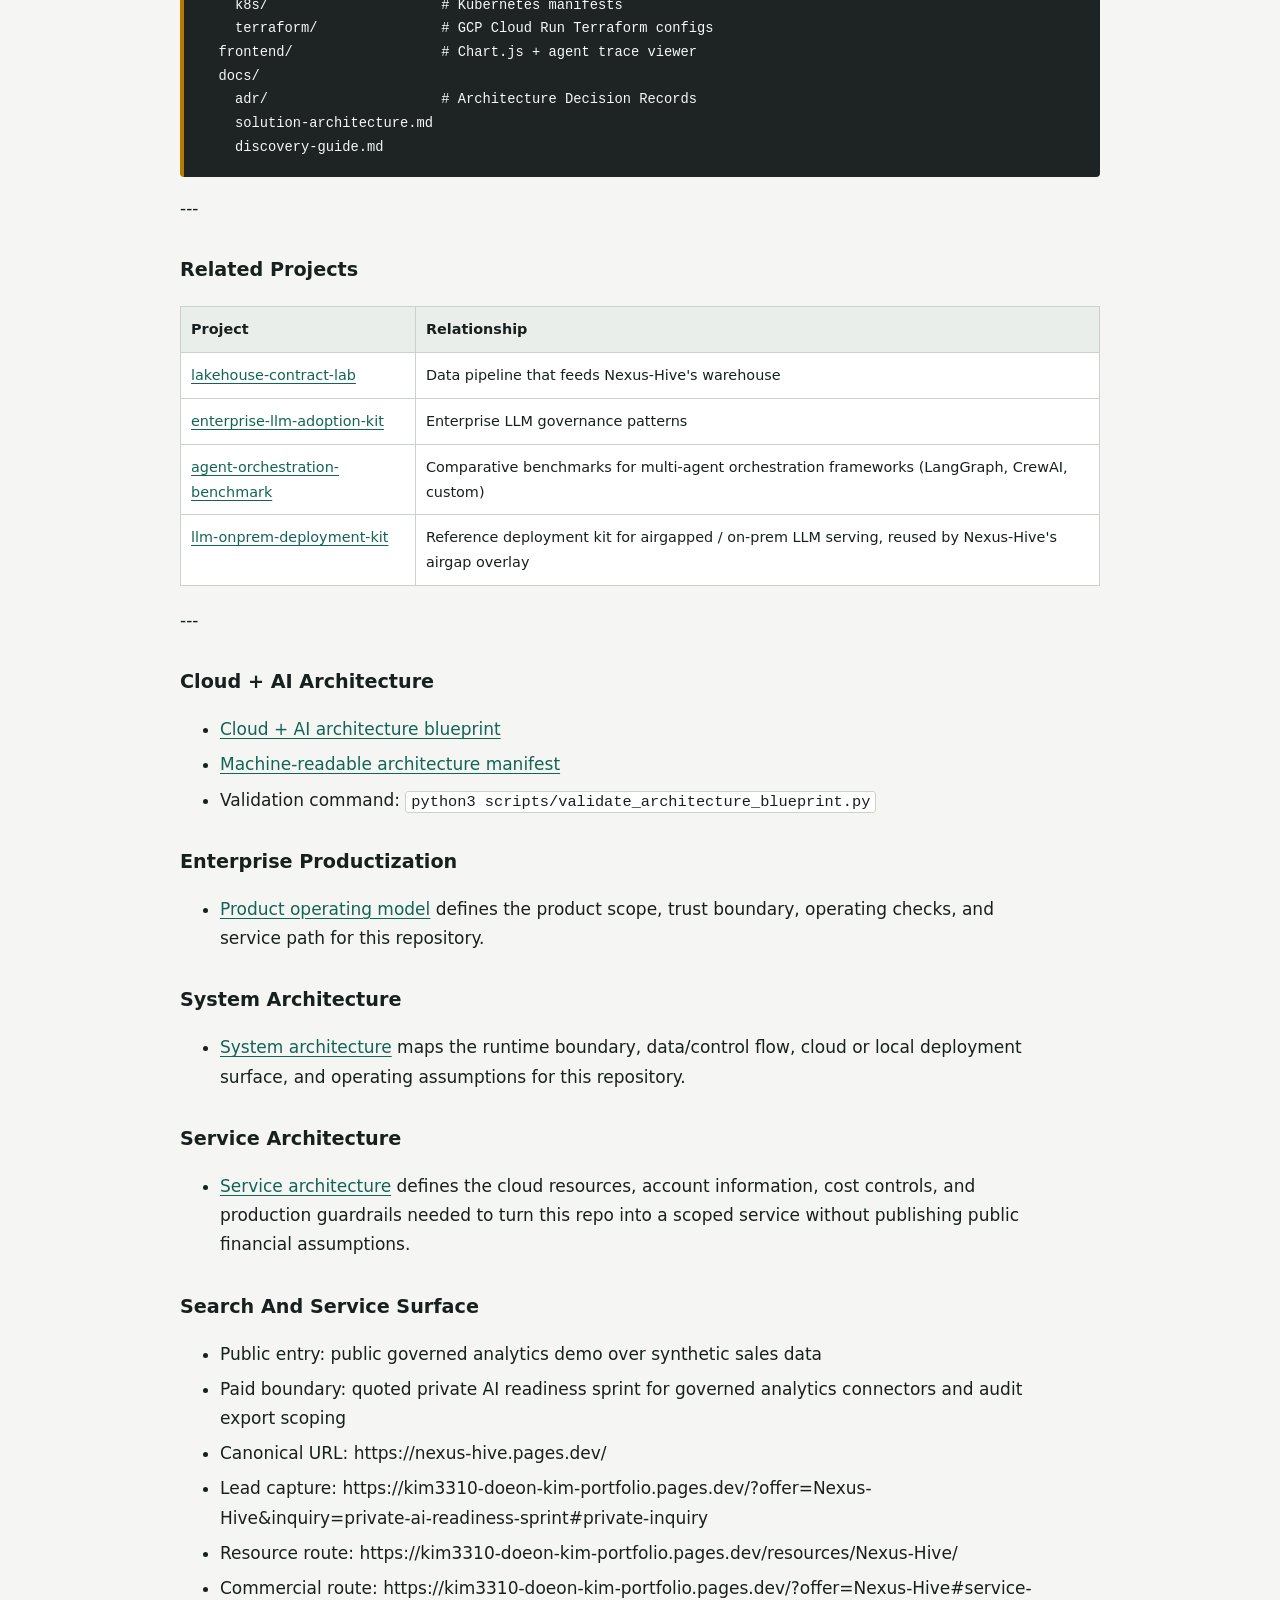
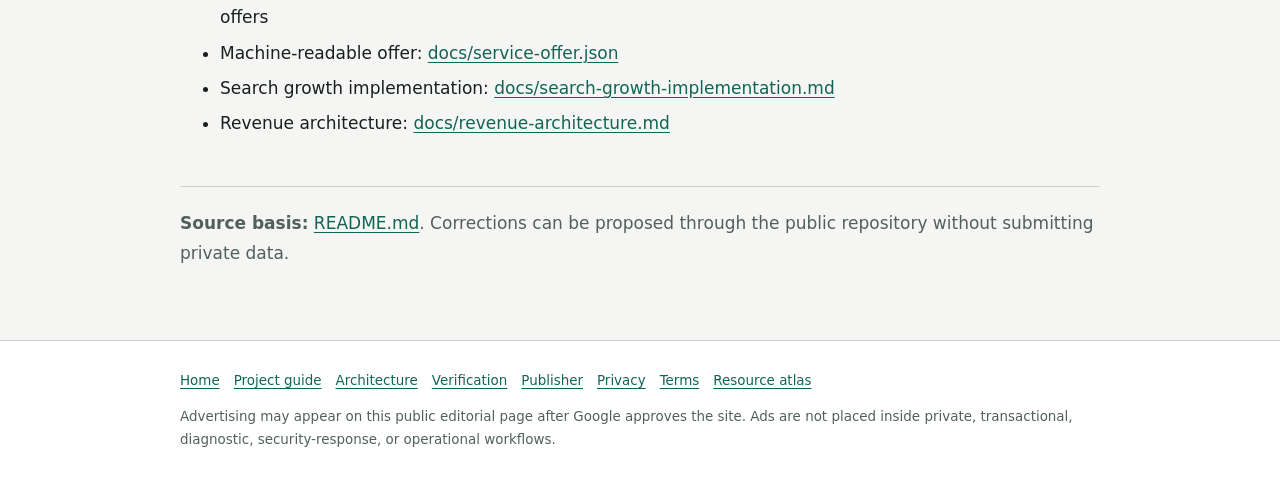
<file: frontend/guide.html>
<!doctype html>
<html lang="en">
<head>
  <meta charset="utf-8">
  <meta name="viewport" content="width=device-width, initial-scale=1">
  <title>Project Guide | Nexus Hive</title>
  <meta name="description" content="Free governed analytics readiness worksheet for NL-to-SQL and warehouse adapter reviews. Source-backed guide for data platform leads and analytics…">
  <meta name="robots" content="index,follow,max-image-preview:large">
  <meta name="google-adsense-account" content="ca-pub-4973160293737562">
  <link rel="canonical" href="https://nexus-hive.pages.dev/guide">
  <meta property="og:type" content="article">
  <meta property="og:title" content="Project Guide | Nexus Hive">
  <meta property="og:description" content="Free governed analytics readiness worksheet for NL-to-SQL and warehouse adapter reviews. Source-backed guide for data platform leads and analytics engineers.">
  <meta property="og:url" content="https://nexus-hive.pages.dev/guide">
  <script type="application/ld+json">{"@context":"https://schema.org","@type":"TechArticle","headline":"Project Guide | Nexus Hive","description":"Free governed analytics readiness worksheet for NL-to-SQL and warehouse adapter reviews. Source-backed guide for data platform leads and analytics engineers.","url":"https://nexus-hive.pages.dev/guide","dateModified":"2026-07-28","author":{"@type":"Person","name":"Doeon Kim","alternateName":"KIM3310","url":"https://github.com/KIM3310","sameAs":["https://kim3310-doeon-kim-portfolio.pages.dev","https://www.linkedin.com/in/doeon-kim-4742a2388"]},"publisher":{"@type":"Person","name":"Doeon Kim","alternateName":"KIM3310","url":"https://kim3310-doeon-kim-portfolio.pages.dev","sameAs":["https://github.com/KIM3310","https://www.linkedin.com/in/doeon-kim-4742a2388"]},"isAccessibleForFree":true}</script>
  <script async src="https://pagead2.googlesyndication.com/pagead/js/adsbygoogle.js?client=ca-pub-4973160293737562" crossorigin="anonymous"></script>
  <style>
    :root { color-scheme: light; --ink: #17201f; --muted: #52605d; --line: #cbd2ce; --paper: #ffffff; --ground: #f5f6f4; --green: #126455; --coral: #c94732; --gold: #b67a00; }
    * { box-sizing: border-box; }
    html { scroll-behavior: smooth; }
    body { margin: 0; background: var(--ground); color: var(--ink); font: 17px/1.72 Inter, ui-sans-serif, system-ui, -apple-system, BlinkMacSystemFont, "Segoe UI", sans-serif; }
    a { color: var(--green); text-underline-offset: 3px; }
    .site-header { border-bottom: 1px solid var(--line); background: rgba(245, 246, 244, .97); }
    .site-nav, .article-shell, .site-footer-inner { width: min(920px, calc(100% - 32px)); margin: 0 auto; }
    .site-nav { min-height: 62px; display: flex; align-items: center; justify-content: space-between; gap: 20px; }
    .site-nav strong { font-size: .92rem; }
    .nav-links { display: flex; flex-wrap: wrap; gap: 14px; font-size: .84rem; }
    .article-shell { padding: 54px 0 72px; }
    .breadcrumbs { color: var(--muted); font-size: .82rem; }
    .article-intro { padding: 28px 0 36px; border-bottom: 2px solid var(--ink); }
    .kicker { color: var(--coral); font-size: .76rem; font-weight: 800; text-transform: uppercase; }
    h1 { margin: 10px 0 16px; max-width: 18ch; font-size: 3.5rem; line-height: 1.04; letter-spacing: 0; overflow-wrap: anywhere; }
    .lede { max-width: 68ch; color: var(--muted); font-size: 1.08rem; }
    .review-note { margin-top: 18px; color: var(--muted); font-size: .84rem; }
    article { padding-top: 24px; }
    article h2 { margin: 42px 0 12px; padding-top: 6px; font-size: 1.75rem; line-height: 1.2; letter-spacing: 0; }
    article h3 { margin: 30px 0 8px; font-size: 1.2rem; letter-spacing: 0; }
    article h4 { margin: 24px 0 6px; font-size: 1.02rem; letter-spacing: 0; }
    article p, article li { max-width: 76ch; }
    article li + li { margin-top: 6px; }
    pre { max-width: 100%; overflow: auto; border-left: 4px solid var(--gold); background: #1d2423; color: #f6f8f7; padding: 18px; border-radius: 4px; font-size: .86rem; }
    code { overflow-wrap: anywhere; }
    :not(pre) > code { border: 1px solid var(--line); background: var(--paper); padding: 1px 5px; border-radius: 3px; font-size: .9em; }
    .table-scroll { overflow-x: auto; margin: 20px 0; }
    table { width: 100%; border-collapse: collapse; background: var(--paper); font-size: .9rem; }
    th, td { border: 1px solid var(--line); padding: 10px; text-align: left; vertical-align: top; }
    th { background: #e9eeeb; }
    .boundary-note { margin: 30px 0 4px; border-left: 4px solid var(--coral); background: var(--paper); padding: 18px; }
    .source-basis { margin-top: 48px; border-top: 1px solid var(--line); padding-top: 22px; color: var(--muted); }
    .site-footer { border-top: 1px solid var(--line); background: var(--paper); }
    .site-footer-inner { padding: 28px 0 44px; color: var(--muted); font-size: .84rem; }
    .site-footer-links { display: flex; flex-wrap: wrap; gap: 14px; margin-bottom: 12px; }
    @media (max-width: 720px) {
      .site-nav { align-items: flex-start; flex-direction: column; padding: 14px 0; }
      .article-shell { padding-top: 32px; }
      h1 { font-size: 2.35rem; }
    }
  </style>
</head>
<body data-ad-surface="editorial">
  <header class="site-header">
    <nav class="site-nav" aria-label="Primary">
      <strong>Nexus Hive</strong>
      <div class="nav-links"><a href="/">Home</a><a href="/guide">Project guide</a><a href="/architecture">Architecture</a><a href="/verification">Verification</a><a href="/publisher">Publisher</a><a href="/privacy/">Privacy</a><a href="/terms/">Terms</a></div>
    </nav>
  </header>
  <main class="article-shell">
    <p class="breadcrumbs"><a href="/">Home</a> / Project guide</p>
    <header class="article-intro">
      <div class="kicker">Project guide</div>
      <h1>Project Guide | Nexus Hive</h1>
      <p class="lede">Free governed analytics readiness worksheet for NL-to-SQL and warehouse adapter reviews. This guide organizes the repository&#039;s original implementation notes for data platform leads and analytics engineers.</p>
      <p class="review-note">Reviewed 2026-07-28. This page is derived from checked-in repository evidence and links back to its source.</p>
    </header>

    <article><p>##  &lt;h1 align=&quot;center&quot;&gt;Nexus-Hive&lt;/h1&gt;</p>
<p>&lt;p align=&quot;center&quot;&gt;   &lt;strong&gt;Multi-agent NL-to-SQL copilot with governed analytics, audit trails, and multi-warehouse support&lt;/strong&gt; &lt;/p&gt;</p>
<p>&lt;p align=&quot;center&quot;&gt;   &lt;a href=&quot;https://github.com/KIM3310/Nexus-Hive/actions/workflows/ci.yml&quot;&gt;&lt;img src=&quot;https://github.com/KIM3310/Nexus-Hive/actions/workflows/ci.yml/badge.svg&quot; alt=&quot;CI&quot;&gt;&lt;/a&gt;   &lt;a href=&quot;https://www.python.org/downloads/&quot;&gt;&lt;img src=&quot;https://img.shields.io/badge/python-3.11%2B-blue.svg&quot; alt=&quot;Python 3.11+&quot;&gt;&lt;/a&gt;   &lt;a href=&quot;LICENSE&quot;&gt;&lt;img src=&quot;https://img.shields.io/badge/License-MIT-green.svg&quot; alt=&quot;License: MIT&quot;&gt;&lt;/a&gt;   &lt;a href=&quot;https://fastapi.tiangolo.com&quot;&gt;&lt;img src=&quot;https://img.shields.io/badge/FastAPI-0.115+-009688.svg&quot; alt=&quot;FastAPI&quot;&gt;&lt;/a&gt; &lt;/p&gt;</p>
<p>---</p>
<p>Nexus-Hive turns natural-language business questions into <strong>audited SQL</strong>, executes them safely against a warehouse, and returns <strong>chart-ready answers with a full agent trace</strong>. Every step -- translation, policy check, execution, visualization -- is independently inspectable, testable, and governed.</p>
<p><strong>Why this matters:</strong> Most NL-to-SQL tools generate SQL and run it. Nexus-Hive inserts a policy engine, audit trail, and retry loop between generation and execution -- making it safe for environments where data access requires governance.</p>
<p>---</p>
<h3>System Overview</h3>
<div class="table-scroll"><table><thead><tr><th>Lens</th><th>Current answer</th></tr></thead><tbody><tr><td>Users</td><td>Data platform, analytics, BI, and internal operations teams that need governed self-service questions.</td></tr><tr><td>System scope</td><td>NL-to-SQL state graph, policy engine, audit trail, approval bundles, warehouse adapters, and chart output.</td></tr><tr><td>Operating boundary</td><td>SQLite demo is active by default; Snowflake and Databricks live modes are environment-gated.</td></tr><tr><td>Evaluation path</td><td><code>make verify</code>, seeded local SQLite demo, governance endpoints, and adapter abstraction docs.</td></tr></tbody></table></div>
<h3>Evaluation Path</h3>
<ul><li><strong>Start here:</strong> Ask one seeded business question, inspect the SQL policy decision, then open the agent trace.</li><li><strong>Local demo:</strong> Run <code>make run</code>, then open <code>http://localhost:8000</code> or <code>http://localhost:8000/docs</code>.</li><li><strong>Checks:</strong> Run <code>make verify</code>; it covers lint, pytest, and smoke testing against the live local server.</li></ul>
<p>---</p>
<h3>Architecture Notes</h3>
<ul><li><a href="https://github.com/KIM3310/Nexus-Hive/blob/main/docs/architecture-evidence-map.md" rel="noopener">Architecture guide</a> summarizes the system scope, first files to inspect, runtime commands, and known boundaries.</li><li><a href="https://github.com/KIM3310/Nexus-Hive/blob/main/docs/quality-gate.md" rel="noopener">Quality notes</a> lists the local checks, CI surface, and release expectations for this repository.</li><li><a href="https://github.com/KIM3310/Nexus-Hive/blob/main/docs/enterprise-readiness.md" rel="noopener">Enterprise readiness notes</a> outlines security, data, operations, integration, and handoff expectations.</li></ul>
<h3>Architecture</h3>
<pre><code>flowchart TB
    User[&quot;Business User / Analyst&quot;]
    User --&gt;|&quot;Natural language question&quot;| API[&quot;FastAPI Runtime\n/api/ask&quot;]

    subgraph AgentPipeline[&quot;LangGraph Multi-Agent Pipeline&quot;]
        direction TB
        T[&quot;Agent 1: Translator\nNL --&gt; SQL via Ollama/LLM\n+ heuristic fallback&quot;]
        E[&quot;Agent 2: Executor\nPolicy engine + read-only SQL execution&quot;]
        V[&quot;Agent 3: Visualizer\nChart.js config generation&quot;]
        T --&gt; E
        E --&gt;|&quot;error + retry budget &gt; 0&quot;| T
        E --&gt;|&quot;success&quot;| V
    end

    API --&gt; AgentPipeline

    subgraph Governance[&quot;Governance Layer&quot;]
        direction LR
        PE[&quot;Policy Engine\nDeny / Review / Allow&quot;]
        AT[&quot;Audit Trail\nJSONL + query tags&quot;]
        GE[&quot;Gold Eval Suite\nSQL quality scoring&quot;]
    end

    E --- PE
    E --- AT

    subgraph Warehouses[&quot;Warehouse Adapters&quot;]
        direction LR
        SQLite[&quot;SQLite\n(demo, active by default)&quot;]
        SF[&quot;Snowflake\n(live when configured)&quot;]
        DB[&quot;Databricks\n(live when configured)&quot;]
    end

    E --&gt; Warehouses
    V --&gt; UI[&quot;Frontend\nChart.js + agent trace viewer&quot;]</code></pre>
<p>The pipeline is built with <strong>LangGraph</strong> as a compiled state graph. Each agent is a node with typed state (<code>AgentState</code>), connected by edges with conditional routing. When the Executor rejects SQL (policy denial or execution error), the graph routes back to the Translator for correction -- up to 3 retries -- without re-running the Visualizer.</p>
<p>---</p>
<h4>Local (3 commands)</h4>
<pre><code>git clone https://github.com/KIM3310/Nexus-Hive.git &amp;&amp; cd Nexus-Hive
make install                 # creates venv, installs deps
make seed                    # seeds 10k enterprise sales records into SQLite
make run                     # starts uvicorn on http://localhost:8000


## If your default python3 is older than 3.11:
make BOOTSTRAP_PYTHON=/path/to/python3.11 install</code></pre>
<p>Open <a href="http://localhost:8000" rel="noopener">http://localhost:8000</a> for the frontend, or <a href="http://localhost:8000/docs" rel="noopener">http://localhost:8000/docs</a> for Swagger UI.</p>
<h4>Docker</h4>
<pre><code>docker compose up app

## With live LLM inference via Ollama:
docker compose --profile with-ollama up
docker exec nexus-hive-ollama ollama pull phi3</code></pre>
<h4>Verify Everything Works</h4>
<pre><code>make verify   # runs lint + pytest + smoke test against a live server</code></pre>
<p>---</p>
<h3>Tech Stack</h3>
<div class="table-scroll"><table><thead><tr><th>Layer</th><th>Technology</th><th>Role</th></tr></thead><tbody><tr><td><strong>API Framework</strong></td><td>FastAPI 0.115+</td><td>Async HTTP, OpenAPI docs, middleware</td></tr><tr><td><strong>Agent Orchestration</strong></td><td>LangGraph + LangChain Core</td><td>State graph, conditional edges, typed agent state</td></tr><tr><td><strong>LLM Runtime</strong></td><td>Ollama (phi3 default)</td><td>Local inference for SQL generation + chart config</td></tr><tr><td><strong>Policy Engine</strong></td><td>Custom Python</td><td>Deny/review/allow decisions, sensitive column gating</td></tr><tr><td><strong>Warehouse (Demo)</strong></td><td>SQLite + Pandas</td><td>Zero-config local execution with 10k seeded records</td></tr><tr><td><strong>Warehouse (Prod)</strong></td><td>Snowflake, Databricks</td><td>Live adapters via <code>snowflake-connector-python</code> / <code>databricks-sdk</code></td></tr><tr><td><strong>Visualization</strong></td><td>Chart.js</td><td>Bar, line, pie, doughnut charts from query results</td></tr><tr><td><strong>Security</strong></td><td>HMAC-signed cookies, RBAC</td><td>Operator sessions, token auth, role-based column gating</td></tr><tr><td><strong>Resilience</strong></td><td>Circuit Breaker</td><td>Ollama failure isolation with auto-recovery</td></tr><tr><td><strong>Infrastructure</strong></td><td>Docker, Kubernetes, Terraform</td><td>Container, K8s manifests, GCP Cloud Run via Terraform</td></tr><tr><td><strong>CI/CD</strong></td><td>GitHub Actions</td><td>Lint (ruff), test (pytest + coverage), Docker build</td></tr></tbody></table></div>
<p>---</p>
<h3>Governance Features</h3>
<div class="table-scroll"><table><thead><tr><th>Feature</th><th>Description</th><th>Endpoint</th></tr></thead><tbody><tr><td><strong>Policy Engine</strong></td><td>Deny write ops, block <code>SELECT *</code>, gate sensitive columns by role, flag non-aggregated queries for review</td><td><code>POST /api/policy/check</code></td></tr><tr><td><strong>Audit Trails</strong></td><td>Every query logged with request ID, role, policy verdict, adapter, execution time</td><td><code>GET /api/query-audit/recent</code></td></tr><tr><td><strong>Query Tags</strong></td><td>Structured tags mapping onto Snowflake <code>QUERY_TAG</code> and Databricks warehouse tag conventions</td><td><code>GET /api/schema/query-tag</code></td></tr><tr><td><strong>Session Boards</strong></td><td>Operator surfaces for pending approvals, approval histories, query throughput</td><td><code>GET /api/query-session-board</code></td></tr><tr><td><strong>Gold Evals</strong></td><td>Built-in evaluation suite scoring generated SQL against expected feature patterns</td><td><code>GET /api/evals/nl2sql-gold/run</code></td></tr><tr><td><strong>Approval Workflows</strong></td><td>Review-required queries produce actionable approval bundles</td><td><code>GET /api/query-approval-board</code></td></tr></tbody></table></div>
<p>---</p>
<h3>Core API</h3>
<pre><code>
## Ask a question (returns stream URL for agent trace)
curl -X POST http://localhost:8000/api/ask \
  -H &quot;Content-Type: application/json&quot; \
  -d &#039;{&quot;question&quot;: &quot;Show total net revenue by region&quot;}&#039;


## Stream agent trace (SSE)
curl -N &quot;http://localhost:8000/api/stream?q=Show+total+net+revenue+by+region&amp;rid=REQUEST_ID&quot;


## Policy check -- preview SQL before execution
curl -X POST http://localhost:8000/api/policy/check \
  -H &quot;Content-Type: application/json&quot; \
  -d &#039;{&quot;sql&quot;: &quot;SELECT region_name, SUM(net_revenue) FROM sales GROUP BY region_name&quot;, &quot;role&quot;: &quot;analyst&quot;}&#039;


## Runtime metadata
curl http://localhost:8000/api/meta


## Run gold eval suite
curl http://localhost:8000/api/evals/nl2sql-gold/run</code></pre>
<p>---</p>
<h3>Verification Coverage</h3>
<p><code>make verify</code> is the authoritative gate; it runs lint, the current pytest suite, and smoke tests against a live local server.</p>
<div class="table-scroll"><table><thead><tr><th>Surface</th><th>Covered behavior</th></tr></thead><tbody><tr><td>Policy engine</td><td>deny/review/allow decisions, sensitive columns, and query tags</td></tr><tr><td>Agent orchestration</td><td>translation, execution, visualization, and routing</td></tr><tr><td>API contracts</td><td>health, metadata, governed questions, policy, audit, and schema routes</td></tr><tr><td>SQL safety</td><td>read-only enforcement and injection blocking</td></tr><tr><td>Resilience</td><td>circuit-breaker transitions, timeout recovery, and fallback behavior</td></tr></tbody></table></div>
<p>---</p>
<h4>Snowflake</h4>
<pre><code>pip install -e &quot;.[snowflake]&quot;
export SNOWFLAKE_ACCOUNT=your_account.us-east-1
export SNOWFLAKE_USER=your_username
export SNOWFLAKE_PASSWORD=your_password
export SNOWFLAKE_DATABASE=ANALYTICS</code></pre>
<h4>Databricks</h4>
<pre><code>pip install -e &quot;.[databricks]&quot;
export DATABRICKS_HOST=https://your-workspace.cloud.databricks.com
export DATABRICKS_AUTH_TYPE=databricks-cli
export DATABRICKS_WAREHOUSE_ID=your_sql_warehouse_id
python scripts/bootstrap_databricks_demo.py</code></pre>
<p>---</p>
<h3>Deployment</h3>
<p><strong>Kubernetes</strong></p>
<pre><code>kubectl apply -f infra/k8s/namespace.yaml
kubectl apply -f infra/k8s/</code></pre>
<p><strong>GCP Cloud Run</strong> -- Terraform configs in <code>infra/terraform/</code>. See <code>infra/terraform/README.md</code> for variables and outputs.</p>
<p><strong>Docker</strong></p>
<pre><code>docker compose up app</code></pre>
<p>---</p>
<h3>Enterprise Deployment</h3>
<p>Production-grade overlays for regulated and high-scale environments.</p>
<h4>Helm chart</h4>
<p>A full Helm chart lives at <code>helm/nexus-hive/</code> with three value overlays:</p>
<pre><code>
## Default / dev-staging
helm upgrade --install nexus-hive helm/nexus-hive \
  -n analytics --create-namespace


## Production: HPA, PDB, NetworkPolicy, ServiceMonitor, external secrets, HA spread
helm upgrade --install nexus-hive helm/nexus-hive \
  -n analytics --create-namespace \
  -f helm/nexus-hive/values.yaml \
  -f helm/nexus-hive/values-prod.yaml \
  --set image.tag=0.2.0


## Air-gapped: Ollama sidecar, no external LLM, internal registry only
helm upgrade --install nexus-hive helm/nexus-hive \
  -n analytics --create-namespace \
  -f helm/nexus-hive/values.yaml \
  -f helm/nexus-hive/values-airgap.yaml</code></pre>
<p>See <code>helm/nexus-hive/README.md</code> for the full values reference.</p>
<h4>Kubernetes production baseline</h4>
<p><code>infra/k8s/production/</code> ships a hardened namespace baseline: Pod Security Standards (<code>restricted</code>), ResourceQuota, LimitRange, default-deny NetworkPolicy, and scoped allow policies for ingress and warehouse egress.</p>
<p><code>infra/k8s/observability/</code> ships a <code>ServiceMonitor</code> and <code>PrometheusRule</code> set with SLO-grade alerts (error rate, p99 latency, circuit breaker, audit-write stall).</p>
<h4>Terraform for GCP Cloud Run</h4>
<p><code>infra/terraform/</code> provisions Cloud Run v2 with Secret Manager, Workload Identity, VPC connector, uptime checks, and log-based alerting. See <code>infra/terraform/README.md</code> for the variable and output tables.</p>
<h4>Runbooks</h4>
<p>Five step-by-step runbooks live at <code>docs/runbooks/</code>:</p>
<div class="table-scroll"><table><thead><tr><th>Runbook</th><th>Use when</th></tr></thead><tbody><tr><td><a href="https://github.com/KIM3310/Nexus-Hive/blob/main/docs/runbooks/production-deploy.md" rel="noopener">`production-deploy.md`</a></td><td>First production rollout (60 min)</td></tr><tr><td><a href="https://github.com/KIM3310/Nexus-Hive/blob/main/docs/runbooks/airgap-deploy.md" rel="noopener">`airgap-deploy.md`</a></td><td>Deploying to a restricted / offline cluster (3 hr)</td></tr><tr><td><a href="https://github.com/KIM3310/Nexus-Hive/blob/main/docs/runbooks/incident-response.md" rel="noopener">`incident-response.md`</a></td><td>On-call response to alerts, SEV levels, AegisOps handoff</td></tr><tr><td><a href="https://github.com/KIM3310/Nexus-Hive/blob/main/docs/runbooks/schema-evolution.md" rel="noopener">`schema-evolution.md`</a></td><td>Evolving the governed schema without breaking queries</td></tr><tr><td><a href="https://github.com/KIM3310/Nexus-Hive/blob/main/docs/runbooks/model-swap.md" rel="noopener">`model-swap.md`</a></td><td>Swapping phi3 to llama3 to Claude without downtime</td></tr></tbody></table></div>
<p>---</p>
<h3>Composite Discovery Narratives</h3>
<p>Narrative discovery handouts for technical review conversations. They are fictional composites, not customer references, production evidence, or outcome claims.</p>
<div class="table-scroll"><table><thead><tr><th>Narrative</th><th>Use</th></tr></thead><tbody><tr><td><a href="https://github.com/KIM3310/Nexus-Hive/blob/main/docs/customer-stories/acme-finance-narrative.md" rel="noopener">Acme Finance</a></td><td>Fictional financial-services discovery scenario</td></tr><tr><td><a href="https://github.com/KIM3310/Nexus-Hive/blob/main/docs/customer-stories/regulated-healthcare-narrative.md" rel="noopener">Northstar Health</a></td><td>Fictional regulated-healthcare discovery scenario</td></tr></tbody></table></div>
<p>Use these narratives to frame questions and implementation boundaries. Do not present them as live customer deployments, benchmarks, references, or guaranteed business results.</p>
<p>---</p>
<h3>Benchmarks</h3>
<p><code>benchmarks/</code> contains reproducible performance and accuracy tests.</p>
<p>  question mix, thresholds gated on p95/p99 latency and checks pass rate.</p>
<p>  and renders a per-case accuracy chart.</p>
<ul><li><code>benchmarks/load_test.js</code> - k6 script, 50 VUs x 5 min with governed</li><li><code>benchmarks/agent_accuracy_eval.py</code> - runs the gold eval suite N times</li><li><code>benchmarks/sample_results.json</code> - realistic run output.</li></ul>
<h4>Sample run (from <code>sample_results.json</code>)</h4>
<div class="table-scroll"><table><thead><tr><th>Metric</th><th>Value</th></tr></thead><tbody><tr><td>VUs / duration</td><td>50 / 5 min</td></tr><tr><td>Total requests</td><td>12,847</td></tr><tr><td>Failed request rate</td><td>0.3%</td></tr><tr><td><code>http_req_duration</code> p95</td><td>1,390 ms</td></tr><tr><td><code>http_req_duration</code> p99</td><td>1,842 ms</td></tr><tr><td>Policy allow / review / deny</td><td>82.6% / 13.1% / 4.3%</td></tr><tr><td>Gold eval score (mean of 5 runs, Claude Sonnet 4)</td><td>0.91</td></tr><tr><td>Gold eval score stdev</td><td>0.022</td></tr><tr><td>SLO compliance</td><td>pass</td></tr></tbody></table></div>
<p>See <code>benchmarks/README.md</code> for the full usage and CI integration recipe.</p>
<p>---</p>
<h3>Project Structure</h3>
<pre><code>Nexus-Hive/
  main.py                    # FastAPI entrypoint (thin, delegates to modules)
  config.py                  # Centralized config, constants, metric definitions
  graph/
    nodes.py                 # LangGraph agent nodes + graph builder
  policy/
    engine.py                # Policy evaluation, query tags, heuristic inference
    audit.py                 # Audit trail writer
    governance.py            # Governance surfaces (scorecard, warehouse brief)
  routes/
    ask.py                   # /api/ask + /api/stream (SSE agent trace)
    health_meta.py           # /health, /api/meta
    warehouse.py             # Warehouse adapter endpoints
    auth.py                  # Operator auth session endpoints
  services/
    build_helpers.py         # Runtime brief, meta builders
    streaming.py             # SSE streaming for agent trace
    openai_helpers.py        # Optional OpenAI integration
  warehouse_adapter.py       # Adapter base class + SQLite + registry
  snowflake_adapter.py       # Live Snowflake adapter
  databricks_adapter.py      # Live Databricks adapter
  circuit_breaker.py         # Ollama circuit breaker
  security.py                # HMAC sessions, token auth, RBAC
  seed_db.py                 # 10k-row synthetic dataset generator
  tests/                     # pytest unit, integration, policy, and API suites
  infra/
    k8s/                     # Kubernetes manifests
    terraform/               # GCP Cloud Run Terraform configs
  frontend/                  # Chart.js + agent trace viewer
  docs/
    adr/                     # Architecture Decision Records
    solution-architecture.md
    discovery-guide.md</code></pre>
<p>---</p>
<h3>Related Projects</h3>
<div class="table-scroll"><table><thead><tr><th>Project</th><th>Relationship</th></tr></thead><tbody><tr><td><a href="https://github.com/KIM3310/lakehouse-contract-lab" rel="noopener">lakehouse-contract-lab</a></td><td>Data pipeline that feeds Nexus-Hive&#039;s warehouse</td></tr><tr><td><a href="https://github.com/KIM3310/enterprise-llm-adoption-kit" rel="noopener">enterprise-llm-adoption-kit</a></td><td>Enterprise LLM governance patterns</td></tr><tr><td><a href="https://github.com/KIM3310/agent-orchestration-benchmark" rel="noopener">agent-orchestration-benchmark</a></td><td>Comparative benchmarks for multi-agent orchestration frameworks (LangGraph, CrewAI, custom)</td></tr><tr><td><a href="https://github.com/KIM3310/llm-onprem-deployment-kit" rel="noopener">llm-onprem-deployment-kit</a></td><td>Reference deployment kit for airgapped / on-prem LLM serving, reused by Nexus-Hive&#039;s airgap overlay</td></tr></tbody></table></div>
<p>---</p>
<h3>Cloud + AI Architecture</h3>
<ul><li><a href="https://github.com/KIM3310/Nexus-Hive/blob/main/docs/cloud-ai-architecture.md" rel="noopener">Cloud + AI architecture blueprint</a></li><li><a href="https://github.com/KIM3310/Nexus-Hive/blob/main/docs/architecture/blueprint.json" rel="noopener">Machine-readable architecture manifest</a></li><li>Validation command: <code>python3 scripts/validate_architecture_blueprint.py</code></li></ul>
<h3>Enterprise Productization</h3>
<ul><li><a href="https://github.com/KIM3310/Nexus-Hive/blob/main/docs/product-operating-model.md" rel="noopener">Product operating model</a> defines the product scope, trust boundary, operating checks, and service path for this repository.</li></ul>
<h3>System Architecture</h3>
<ul><li><a href="https://github.com/KIM3310/Nexus-Hive/blob/main/docs/system-architecture.md" rel="noopener">System architecture</a> maps the runtime boundary, data/control flow, cloud or local deployment surface, and operating assumptions for this repository.</li></ul>
<h3>Service Architecture</h3>
<ul><li><a href="https://github.com/KIM3310/Nexus-Hive/blob/main/docs/service-architecture.md" rel="noopener">Service architecture</a> defines the cloud resources, account information, cost controls, and production guardrails needed to turn this repo into a scoped service without publishing public financial assumptions.</li></ul>
<h3>Search And Service Surface</h3>
<ul><li>Public entry: public governed analytics demo over synthetic sales data</li><li>Paid boundary: quoted private AI readiness sprint for governed analytics connectors and audit export scoping</li><li>Canonical URL: https://nexus-hive.pages.dev/</li><li>Lead capture: https://kim3310-doeon-kim-portfolio.pages.dev/?offer=Nexus-Hive&amp;inquiry=private-ai-readiness-sprint#private-inquiry</li><li>Resource route: https://kim3310-doeon-kim-portfolio.pages.dev/resources/Nexus-Hive/</li><li>Commercial route: https://kim3310-doeon-kim-portfolio.pages.dev/?offer=Nexus-Hive#service-offers</li><li>Machine-readable offer: <a href="https://github.com/KIM3310/Nexus-Hive/blob/main/docs/service-offer.json" rel="noopener">docs/service-offer.json</a></li><li>Search growth implementation: <a href="https://github.com/KIM3310/Nexus-Hive/blob/main/docs/search-growth-implementation.md" rel="noopener">docs/search-growth-implementation.md</a></li><li>Revenue architecture: <a href="https://github.com/KIM3310/Nexus-Hive/blob/main/docs/revenue-architecture.md" rel="noopener">docs/revenue-architecture.md</a></li></ul></article>
    <aside class="source-basis">
      <strong>Source basis:</strong> <a href="https://github.com/KIM3310/Nexus-Hive/blob/main/README.md" rel="noopener">README.md</a>. Corrections can be proposed through the public repository without submitting private data.
    </aside>
  </main>
  <footer class="site-footer">
    <div class="site-footer-inner">
      <div class="site-footer-links"><a href="/">Home</a><a href="/guide">Project guide</a><a href="/architecture">Architecture</a><a href="/verification">Verification</a><a href="/publisher">Publisher</a><a href="/privacy/">Privacy</a><a href="/terms/">Terms</a><a href="https://kim3310-doeon-kim-portfolio.pages.dev/">Resource atlas</a></div>
      <p>Advertising may appear on this public editorial page after Google approves the site. Ads are not placed inside private, transactional, diagnostic, security-response, or operational workflows.</p>
    </div>
  </footer>
</body>
</html>
</file>
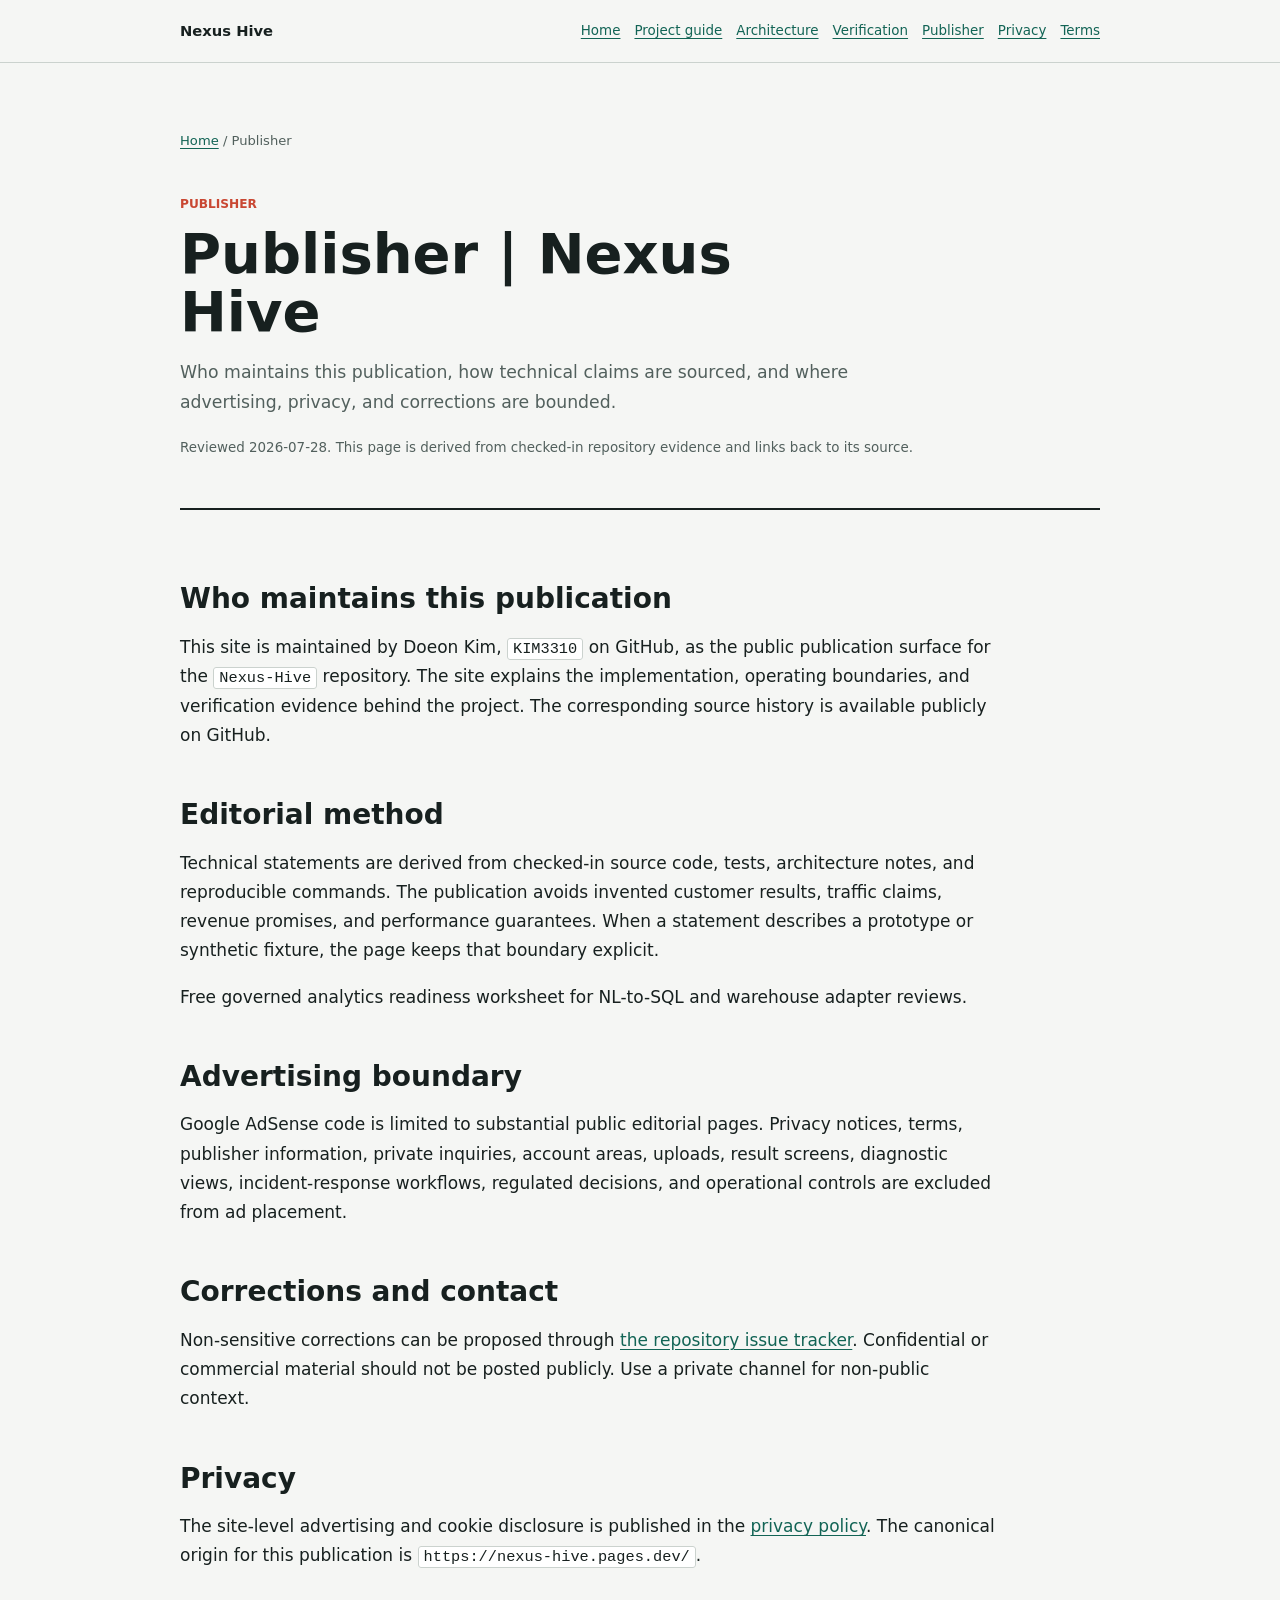
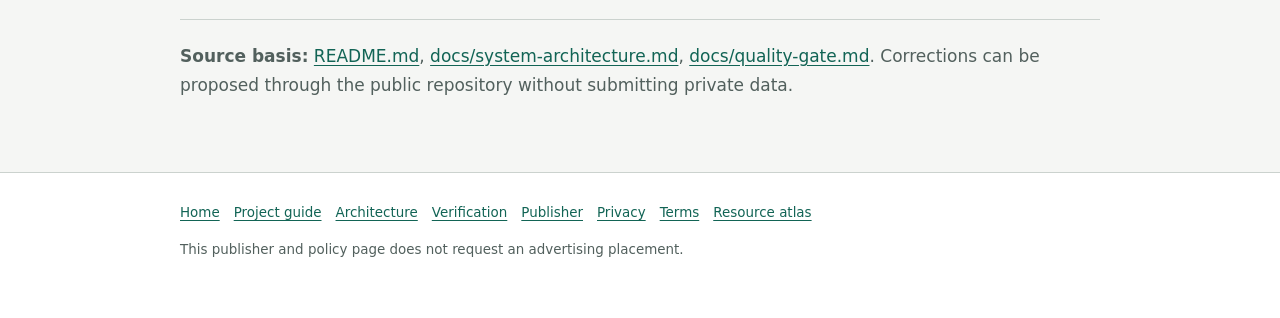
<file: frontend/publisher.html>
<!doctype html>
<html lang="en">
<head>
  <meta charset="utf-8">
  <meta name="viewport" content="width=device-width, initial-scale=1">
  <title>Publisher | Nexus Hive</title>
  <meta name="description" content="Publisher identity, editorial method, corrections, privacy, and advertising boundaries for Nexus Hive.">
  <meta name="robots" content="index,follow,max-image-preview:large">
  <meta name="google-adsense-account" content="ca-pub-4973160293737562">
  <link rel="canonical" href="https://nexus-hive.pages.dev/publisher">
  <meta property="og:type" content="article">
  <meta property="og:title" content="Publisher | Nexus Hive">
  <meta property="og:description" content="Publisher identity, editorial method, corrections, privacy, and advertising boundaries for Nexus Hive.">
  <meta property="og:url" content="https://nexus-hive.pages.dev/publisher">
  <script type="application/ld+json">{"@context":"https://schema.org","@type":"AboutPage","headline":"Publisher | Nexus Hive","description":"Publisher identity, editorial method, corrections, privacy, and advertising boundaries for Nexus Hive.","url":"https://nexus-hive.pages.dev/publisher","dateModified":"2026-07-28","author":{"@type":"Person","name":"Doeon Kim","alternateName":"KIM3310","url":"https://github.com/KIM3310","sameAs":["https://kim3310-doeon-kim-portfolio.pages.dev","https://www.linkedin.com/in/doeon-kim-4742a2388"]},"publisher":{"@type":"Person","name":"Doeon Kim","alternateName":"KIM3310","url":"https://kim3310-doeon-kim-portfolio.pages.dev","sameAs":["https://github.com/KIM3310","https://www.linkedin.com/in/doeon-kim-4742a2388"]},"isAccessibleForFree":true}</script>
  <style>
    :root { color-scheme: light; --ink: #17201f; --muted: #52605d; --line: #cbd2ce; --paper: #ffffff; --ground: #f5f6f4; --green: #126455; --coral: #c94732; --gold: #b67a00; }
    * { box-sizing: border-box; }
    html { scroll-behavior: smooth; }
    body { margin: 0; background: var(--ground); color: var(--ink); font: 17px/1.72 Inter, ui-sans-serif, system-ui, -apple-system, BlinkMacSystemFont, "Segoe UI", sans-serif; }
    a { color: var(--green); text-underline-offset: 3px; }
    .site-header { border-bottom: 1px solid var(--line); background: rgba(245, 246, 244, .97); }
    .site-nav, .article-shell, .site-footer-inner { width: min(920px, calc(100% - 32px)); margin: 0 auto; }
    .site-nav { min-height: 62px; display: flex; align-items: center; justify-content: space-between; gap: 20px; }
    .site-nav strong { font-size: .92rem; }
    .nav-links { display: flex; flex-wrap: wrap; gap: 14px; font-size: .84rem; }
    .article-shell { padding: 54px 0 72px; }
    .breadcrumbs { color: var(--muted); font-size: .82rem; }
    .article-intro { padding: 28px 0 36px; border-bottom: 2px solid var(--ink); }
    .kicker { color: var(--coral); font-size: .76rem; font-weight: 800; text-transform: uppercase; }
    h1 { margin: 10px 0 16px; max-width: 18ch; font-size: 3.5rem; line-height: 1.04; letter-spacing: 0; overflow-wrap: anywhere; }
    .lede { max-width: 68ch; color: var(--muted); font-size: 1.08rem; }
    .review-note { margin-top: 18px; color: var(--muted); font-size: .84rem; }
    article { padding-top: 24px; }
    article h2 { margin: 42px 0 12px; padding-top: 6px; font-size: 1.75rem; line-height: 1.2; letter-spacing: 0; }
    article h3 { margin: 30px 0 8px; font-size: 1.2rem; letter-spacing: 0; }
    article h4 { margin: 24px 0 6px; font-size: 1.02rem; letter-spacing: 0; }
    article p, article li { max-width: 76ch; }
    article li + li { margin-top: 6px; }
    pre { max-width: 100%; overflow: auto; border-left: 4px solid var(--gold); background: #1d2423; color: #f6f8f7; padding: 18px; border-radius: 4px; font-size: .86rem; }
    code { overflow-wrap: anywhere; }
    :not(pre) > code { border: 1px solid var(--line); background: var(--paper); padding: 1px 5px; border-radius: 3px; font-size: .9em; }
    .table-scroll { overflow-x: auto; margin: 20px 0; }
    table { width: 100%; border-collapse: collapse; background: var(--paper); font-size: .9rem; }
    th, td { border: 1px solid var(--line); padding: 10px; text-align: left; vertical-align: top; }
    th { background: #e9eeeb; }
    .boundary-note { margin: 30px 0 4px; border-left: 4px solid var(--coral); background: var(--paper); padding: 18px; }
    .source-basis { margin-top: 48px; border-top: 1px solid var(--line); padding-top: 22px; color: var(--muted); }
    .site-footer { border-top: 1px solid var(--line); background: var(--paper); }
    .site-footer-inner { padding: 28px 0 44px; color: var(--muted); font-size: .84rem; }
    .site-footer-links { display: flex; flex-wrap: wrap; gap: 14px; margin-bottom: 12px; }
    @media (max-width: 720px) {
      .site-nav { align-items: flex-start; flex-direction: column; padding: 14px 0; }
      .article-shell { padding-top: 32px; }
      h1 { font-size: 2.35rem; }
    }
  </style>
</head>
<body data-ad-surface="none">
  <header class="site-header">
    <nav class="site-nav" aria-label="Primary">
      <strong>Nexus Hive</strong>
      <div class="nav-links"><a href="/">Home</a><a href="/guide">Project guide</a><a href="/architecture">Architecture</a><a href="/verification">Verification</a><a href="/publisher">Publisher</a><a href="/privacy/">Privacy</a><a href="/terms/">Terms</a></div>
    </nav>
  </header>
  <main class="article-shell">
    <p class="breadcrumbs"><a href="/">Home</a> / Publisher</p>
    <header class="article-intro">
      <div class="kicker">Publisher</div>
      <h1>Publisher | Nexus Hive</h1>
      <p class="lede">Who maintains this publication, how technical claims are sourced, and where advertising, privacy, and corrections are bounded.</p>
      <p class="review-note">Reviewed 2026-07-28. This page is derived from checked-in repository evidence and links back to its source.</p>
    </header>

    <article>
    <h2>Who maintains this publication</h2>
    <p>This site is maintained by Doeon Kim, <code>KIM3310</code> on GitHub, as the public publication surface for the <code>Nexus-Hive</code> repository. The site explains the implementation, operating boundaries, and verification evidence behind the project. The corresponding source history is available publicly on GitHub.</p>
    <h2>Editorial method</h2>
    <p>Technical statements are derived from checked-in source code, tests, architecture notes, and reproducible commands. The publication avoids invented customer results, traffic claims, revenue promises, and performance guarantees. When a statement describes a prototype or synthetic fixture, the page keeps that boundary explicit.</p>
    <p>Free governed analytics readiness worksheet for NL-to-SQL and warehouse adapter reviews.</p>
    <h2>Advertising boundary</h2>
    <p>Google AdSense code is limited to substantial public editorial pages. Privacy notices, terms, publisher information, private inquiries, account areas, uploads, result screens, diagnostic views, incident-response workflows, regulated decisions, and operational controls are excluded from ad placement.</p>
    <h2>Corrections and contact</h2>
    <p>Non-sensitive corrections can be proposed through <a href="https://github.com/KIM3310/Nexus-Hive/issues" rel="noopener">the repository issue tracker</a>. Confidential or commercial material should not be posted publicly. Use a private channel for non-public context.</p>
    <h2>Privacy</h2>
    <p>The site-level advertising and cookie disclosure is published in the <a href="/privacy/">privacy policy</a>. The canonical origin for this publication is <code>https://nexus-hive.pages.dev/</code>.</p>
  </article>
    <aside class="source-basis">
      <strong>Source basis:</strong> <a href="https://github.com/KIM3310/Nexus-Hive/blob/main/README.md" rel="noopener">README.md</a>, <a href="https://github.com/KIM3310/Nexus-Hive/blob/main/docs/system-architecture.md" rel="noopener">docs/system-architecture.md</a>, <a href="https://github.com/KIM3310/Nexus-Hive/blob/main/docs/quality-gate.md" rel="noopener">docs/quality-gate.md</a>. Corrections can be proposed through the public repository without submitting private data.
    </aside>
  </main>
  <footer class="site-footer">
    <div class="site-footer-inner">
      <div class="site-footer-links"><a href="/">Home</a><a href="/guide">Project guide</a><a href="/architecture">Architecture</a><a href="/verification">Verification</a><a href="/publisher">Publisher</a><a href="/privacy/">Privacy</a><a href="/terms/">Terms</a><a href="https://kim3310-doeon-kim-portfolio.pages.dev/">Resource atlas</a></div>
      <p>This publisher and policy page does not request an advertising placement.</p>
    </div>
  </footer>
</body>
</html>
</file>
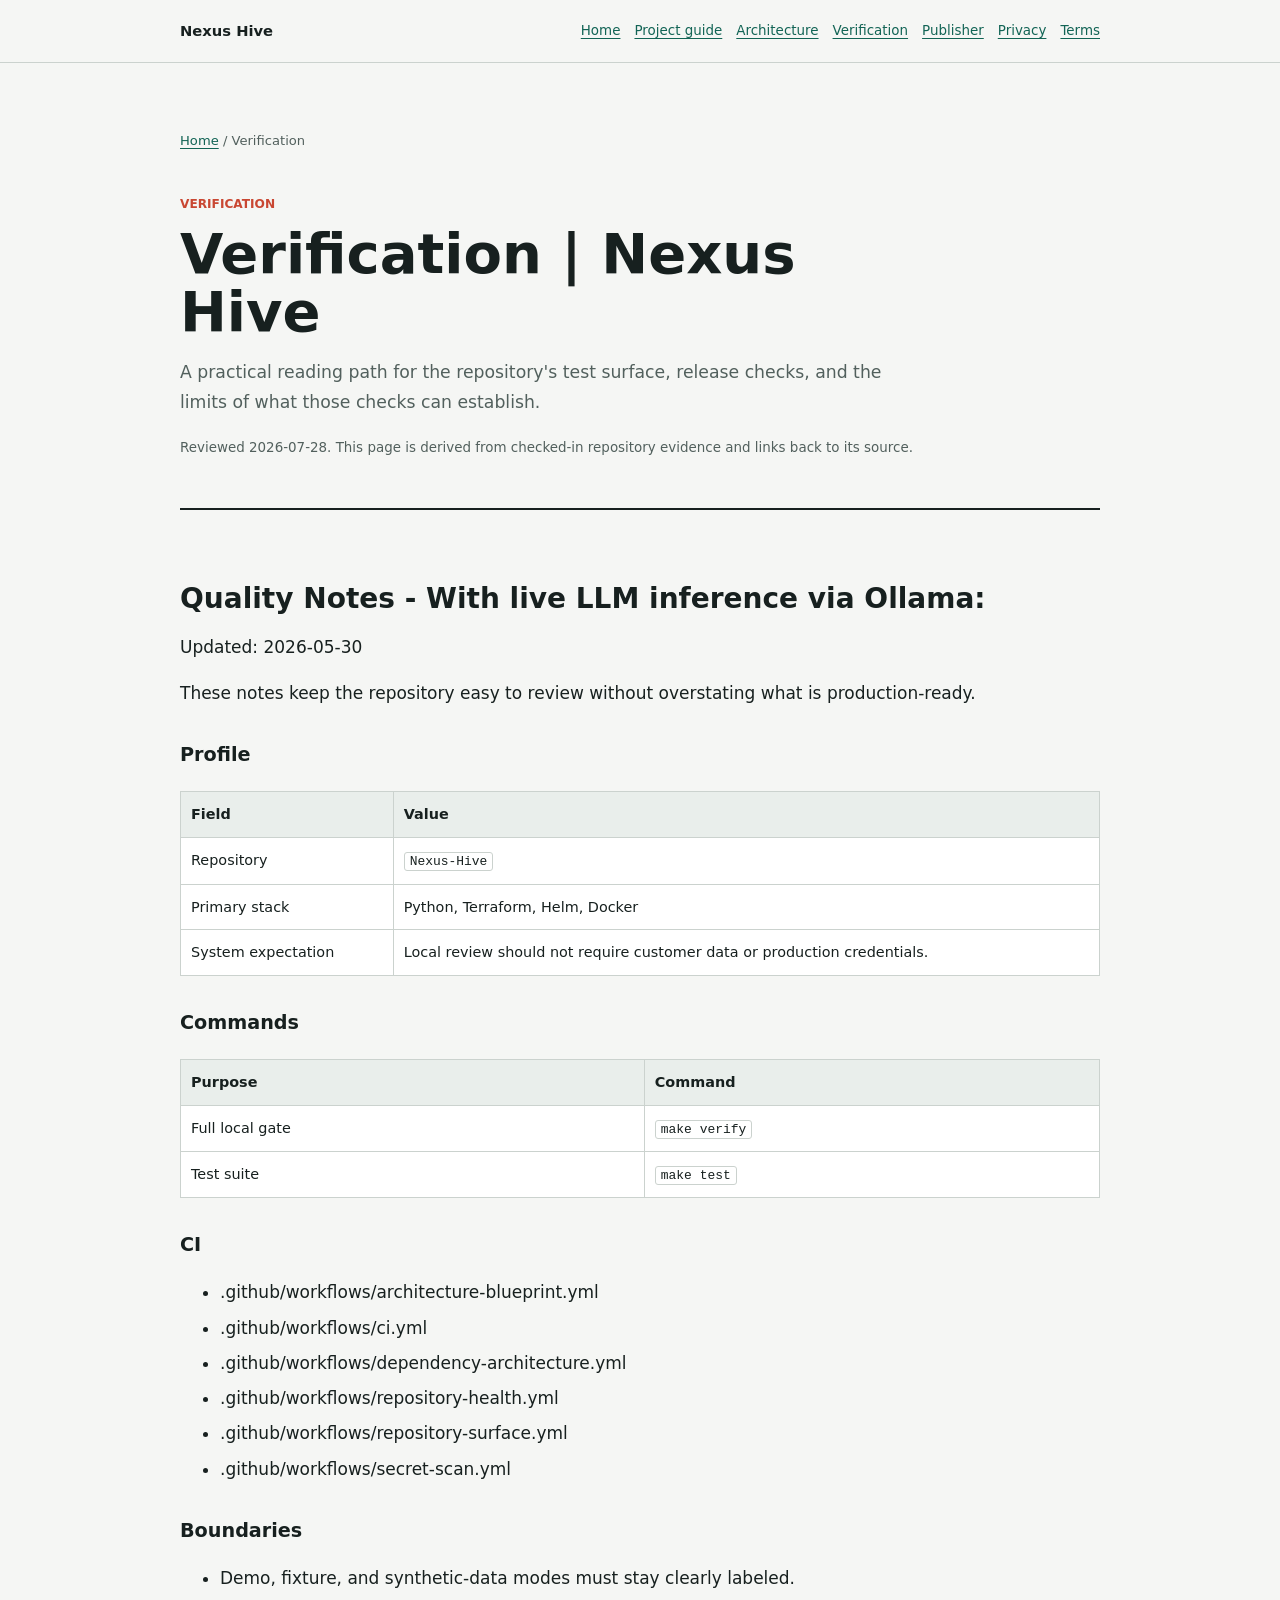
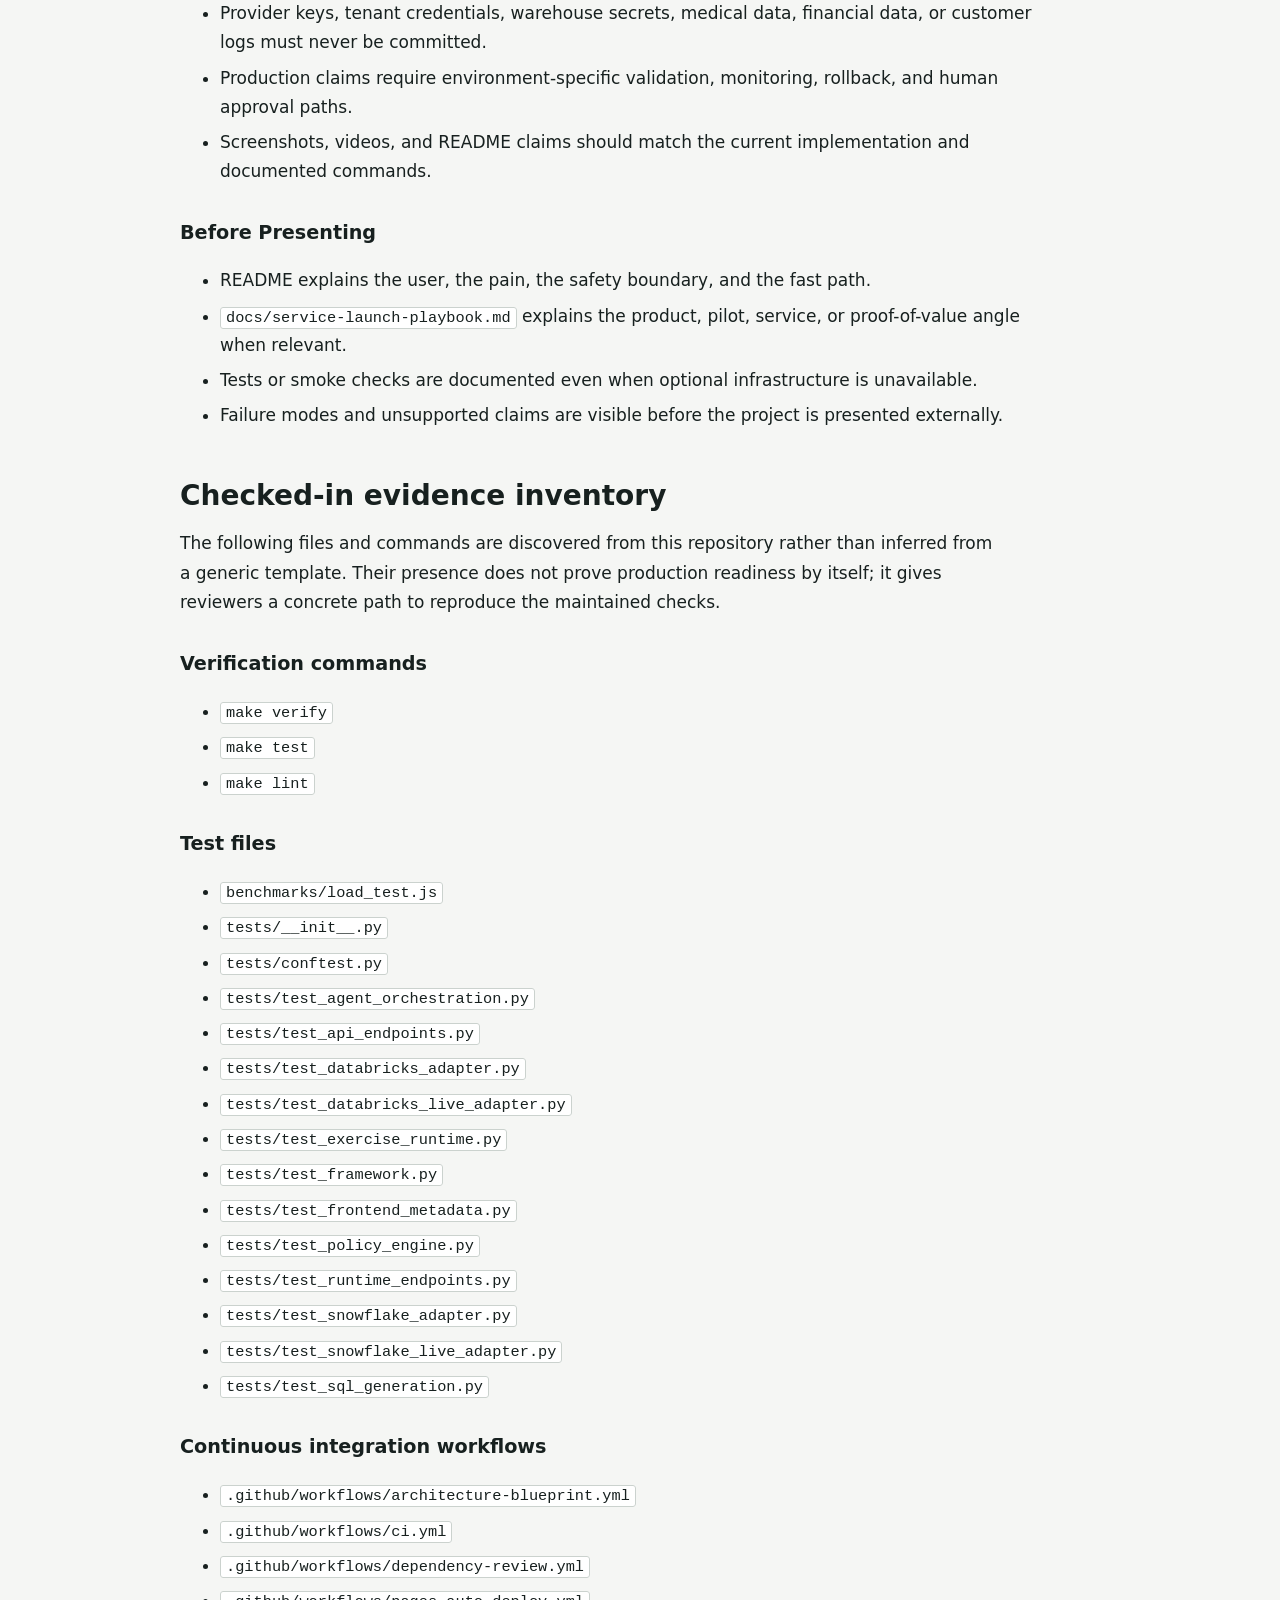
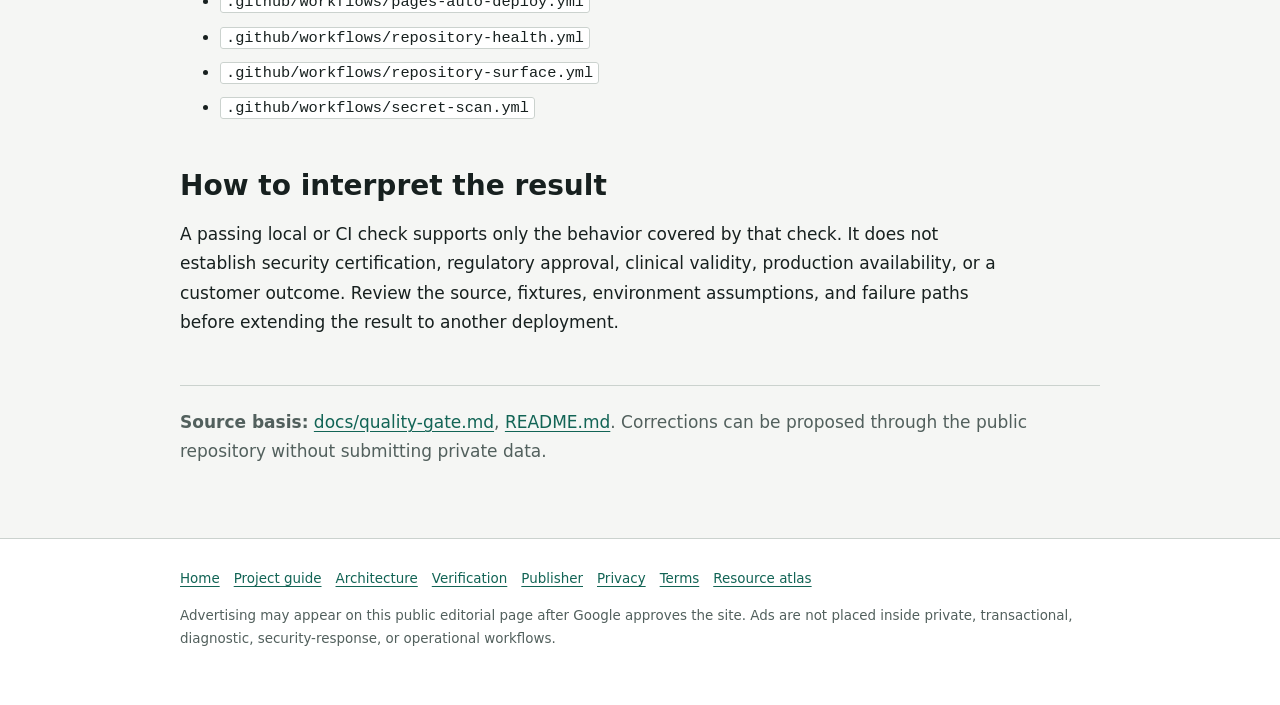
<file: frontend/verification.html>
<!doctype html>
<html lang="en">
<head>
  <meta charset="utf-8">
  <meta name="viewport" content="width=device-width, initial-scale=1">
  <title>Verification | Nexus Hive</title>
  <meta name="description" content="Reproducible tests, quality gates, CI files, and evidence limits for Nexus Hive.">
  <meta name="robots" content="index,follow,max-image-preview:large">
  <meta name="google-adsense-account" content="ca-pub-4973160293737562">
  <link rel="canonical" href="https://nexus-hive.pages.dev/verification">
  <meta property="og:type" content="article">
  <meta property="og:title" content="Verification | Nexus Hive">
  <meta property="og:description" content="Reproducible tests, quality gates, CI files, and evidence limits for Nexus Hive.">
  <meta property="og:url" content="https://nexus-hive.pages.dev/verification">
  <script type="application/ld+json">{"@context":"https://schema.org","@type":"TechArticle","headline":"Verification | Nexus Hive","description":"Reproducible tests, quality gates, CI files, and evidence limits for Nexus Hive.","url":"https://nexus-hive.pages.dev/verification","dateModified":"2026-07-28","author":{"@type":"Person","name":"Doeon Kim","alternateName":"KIM3310","url":"https://github.com/KIM3310","sameAs":["https://kim3310-doeon-kim-portfolio.pages.dev","https://www.linkedin.com/in/doeon-kim-4742a2388"]},"publisher":{"@type":"Person","name":"Doeon Kim","alternateName":"KIM3310","url":"https://kim3310-doeon-kim-portfolio.pages.dev","sameAs":["https://github.com/KIM3310","https://www.linkedin.com/in/doeon-kim-4742a2388"]},"isAccessibleForFree":true}</script>
  <script async src="https://pagead2.googlesyndication.com/pagead/js/adsbygoogle.js?client=ca-pub-4973160293737562" crossorigin="anonymous"></script>
  <style>
    :root { color-scheme: light; --ink: #17201f; --muted: #52605d; --line: #cbd2ce; --paper: #ffffff; --ground: #f5f6f4; --green: #126455; --coral: #c94732; --gold: #b67a00; }
    * { box-sizing: border-box; }
    html { scroll-behavior: smooth; }
    body { margin: 0; background: var(--ground); color: var(--ink); font: 17px/1.72 Inter, ui-sans-serif, system-ui, -apple-system, BlinkMacSystemFont, "Segoe UI", sans-serif; }
    a { color: var(--green); text-underline-offset: 3px; }
    .site-header { border-bottom: 1px solid var(--line); background: rgba(245, 246, 244, .97); }
    .site-nav, .article-shell, .site-footer-inner { width: min(920px, calc(100% - 32px)); margin: 0 auto; }
    .site-nav { min-height: 62px; display: flex; align-items: center; justify-content: space-between; gap: 20px; }
    .site-nav strong { font-size: .92rem; }
    .nav-links { display: flex; flex-wrap: wrap; gap: 14px; font-size: .84rem; }
    .article-shell { padding: 54px 0 72px; }
    .breadcrumbs { color: var(--muted); font-size: .82rem; }
    .article-intro { padding: 28px 0 36px; border-bottom: 2px solid var(--ink); }
    .kicker { color: var(--coral); font-size: .76rem; font-weight: 800; text-transform: uppercase; }
    h1 { margin: 10px 0 16px; max-width: 18ch; font-size: 3.5rem; line-height: 1.04; letter-spacing: 0; overflow-wrap: anywhere; }
    .lede { max-width: 68ch; color: var(--muted); font-size: 1.08rem; }
    .review-note { margin-top: 18px; color: var(--muted); font-size: .84rem; }
    article { padding-top: 24px; }
    article h2 { margin: 42px 0 12px; padding-top: 6px; font-size: 1.75rem; line-height: 1.2; letter-spacing: 0; }
    article h3 { margin: 30px 0 8px; font-size: 1.2rem; letter-spacing: 0; }
    article h4 { margin: 24px 0 6px; font-size: 1.02rem; letter-spacing: 0; }
    article p, article li { max-width: 76ch; }
    article li + li { margin-top: 6px; }
    pre { max-width: 100%; overflow: auto; border-left: 4px solid var(--gold); background: #1d2423; color: #f6f8f7; padding: 18px; border-radius: 4px; font-size: .86rem; }
    code { overflow-wrap: anywhere; }
    :not(pre) > code { border: 1px solid var(--line); background: var(--paper); padding: 1px 5px; border-radius: 3px; font-size: .9em; }
    .table-scroll { overflow-x: auto; margin: 20px 0; }
    table { width: 100%; border-collapse: collapse; background: var(--paper); font-size: .9rem; }
    th, td { border: 1px solid var(--line); padding: 10px; text-align: left; vertical-align: top; }
    th { background: #e9eeeb; }
    .boundary-note { margin: 30px 0 4px; border-left: 4px solid var(--coral); background: var(--paper); padding: 18px; }
    .source-basis { margin-top: 48px; border-top: 1px solid var(--line); padding-top: 22px; color: var(--muted); }
    .site-footer { border-top: 1px solid var(--line); background: var(--paper); }
    .site-footer-inner { padding: 28px 0 44px; color: var(--muted); font-size: .84rem; }
    .site-footer-links { display: flex; flex-wrap: wrap; gap: 14px; margin-bottom: 12px; }
    @media (max-width: 720px) {
      .site-nav { align-items: flex-start; flex-direction: column; padding: 14px 0; }
      .article-shell { padding-top: 32px; }
      h1 { font-size: 2.35rem; }
    }
  </style>
</head>
<body data-ad-surface="editorial">
  <header class="site-header">
    <nav class="site-nav" aria-label="Primary">
      <strong>Nexus Hive</strong>
      <div class="nav-links"><a href="/">Home</a><a href="/guide">Project guide</a><a href="/architecture">Architecture</a><a href="/verification">Verification</a><a href="/publisher">Publisher</a><a href="/privacy/">Privacy</a><a href="/terms/">Terms</a></div>
    </nav>
  </header>
  <main class="article-shell">
    <p class="breadcrumbs"><a href="/">Home</a> / Verification</p>
    <header class="article-intro">
      <div class="kicker">Verification</div>
      <h1>Verification | Nexus Hive</h1>
      <p class="lede">A practical reading path for the repository&#039;s test surface, release checks, and the limits of what those checks can establish.</p>
      <p class="review-note">Reviewed 2026-07-28. This page is derived from checked-in repository evidence and links back to its source.</p>
    </header>

    <article><h2>Quality Notes - With live LLM inference via Ollama:</h2>
<p>Updated: 2026-05-30</p>
<p>These notes keep the repository easy to review without overstating what is production-ready.</p>
<h3>Profile</h3>
<div class="table-scroll"><table><thead><tr><th>Field</th><th>Value</th></tr></thead><tbody><tr><td>Repository</td><td><code>Nexus-Hive</code></td></tr><tr><td>Primary stack</td><td>Python, Terraform, Helm, Docker</td></tr><tr><td>System expectation</td><td>Local review should not require customer data or production credentials.</td></tr></tbody></table></div>
<h3>Commands</h3>
<div class="table-scroll"><table><thead><tr><th>Purpose</th><th>Command</th></tr></thead><tbody><tr><td>Full local gate</td><td><code>make verify</code></td></tr><tr><td>Test suite</td><td><code>make test</code></td></tr></tbody></table></div>
<h3>CI</h3>
<ul><li>.github/workflows/architecture-blueprint.yml</li><li>.github/workflows/ci.yml</li><li>.github/workflows/dependency-architecture.yml</li><li>.github/workflows/repository-health.yml</li><li>.github/workflows/repository-surface.yml</li><li>.github/workflows/secret-scan.yml</li></ul>
<h3>Boundaries</h3>
<ul><li>Demo, fixture, and synthetic-data modes must stay clearly labeled.</li><li>Provider keys, tenant credentials, warehouse secrets, medical data, financial data, or customer logs must never be committed.</li><li>Production claims require environment-specific validation, monitoring, rollback, and human approval paths.</li><li>Screenshots, videos, and README claims should match the current implementation and documented commands.</li></ul>
<h3>Before Presenting</h3>
<ul><li>README explains the user, the pain, the safety boundary, and the fast path.</li><li><code>docs/service-launch-playbook.md</code> explains the product, pilot, service, or proof-of-value angle when relevant.</li><li>Tests or smoke checks are documented even when optional infrastructure is unavailable.</li><li>Failure modes and unsupported claims are visible before the project is presented externally.</li></ul>
      <h2>Checked-in evidence inventory</h2>
      <p>The following files and commands are discovered from this repository rather than inferred from a generic template. Their presence does not prove production readiness by itself; it gives reviewers a concrete path to reproduce the maintained checks.</p>
      <h3>Verification commands</h3>
      <ul><li><code>make verify</code></li><li><code>make test</code></li><li><code>make lint</code></li></ul>
      <h3>Test files</h3>
      <ul><li><code>benchmarks/load_test.js</code></li><li><code>tests/__init__.py</code></li><li><code>tests/conftest.py</code></li><li><code>tests/test_agent_orchestration.py</code></li><li><code>tests/test_api_endpoints.py</code></li><li><code>tests/test_databricks_adapter.py</code></li><li><code>tests/test_databricks_live_adapter.py</code></li><li><code>tests/test_exercise_runtime.py</code></li><li><code>tests/test_framework.py</code></li><li><code>tests/test_frontend_metadata.py</code></li><li><code>tests/test_policy_engine.py</code></li><li><code>tests/test_runtime_endpoints.py</code></li><li><code>tests/test_snowflake_adapter.py</code></li><li><code>tests/test_snowflake_live_adapter.py</code></li><li><code>tests/test_sql_generation.py</code></li></ul>
      <h3>Continuous integration workflows</h3>
      <ul><li><code>.github/workflows/architecture-blueprint.yml</code></li><li><code>.github/workflows/ci.yml</code></li><li><code>.github/workflows/dependency-review.yml</code></li><li><code>.github/workflows/pages-auto-deploy.yml</code></li><li><code>.github/workflows/repository-health.yml</code></li><li><code>.github/workflows/repository-surface.yml</code></li><li><code>.github/workflows/secret-scan.yml</code></li></ul>
      <h2>How to interpret the result</h2>
      <p>A passing local or CI check supports only the behavior covered by that check. It does not establish security certification, regulatory approval, clinical validity, production availability, or a customer outcome. Review the source, fixtures, environment assumptions, and failure paths before extending the result to another deployment.</p></article>
    <aside class="source-basis">
      <strong>Source basis:</strong> <a href="https://github.com/KIM3310/Nexus-Hive/blob/main/docs/quality-gate.md" rel="noopener">docs/quality-gate.md</a>, <a href="https://github.com/KIM3310/Nexus-Hive/blob/main/README.md" rel="noopener">README.md</a>. Corrections can be proposed through the public repository without submitting private data.
    </aside>
  </main>
  <footer class="site-footer">
    <div class="site-footer-inner">
      <div class="site-footer-links"><a href="/">Home</a><a href="/guide">Project guide</a><a href="/architecture">Architecture</a><a href="/verification">Verification</a><a href="/publisher">Publisher</a><a href="/privacy/">Privacy</a><a href="/terms/">Terms</a><a href="https://kim3310-doeon-kim-portfolio.pages.dev/">Resource atlas</a></div>
      <p>Advertising may appear on this public editorial page after Google approves the site. Ads are not placed inside private, transactional, diagnostic, security-response, or operational workflows.</p>
    </div>
  </footer>
</body>
</html>
</file>
